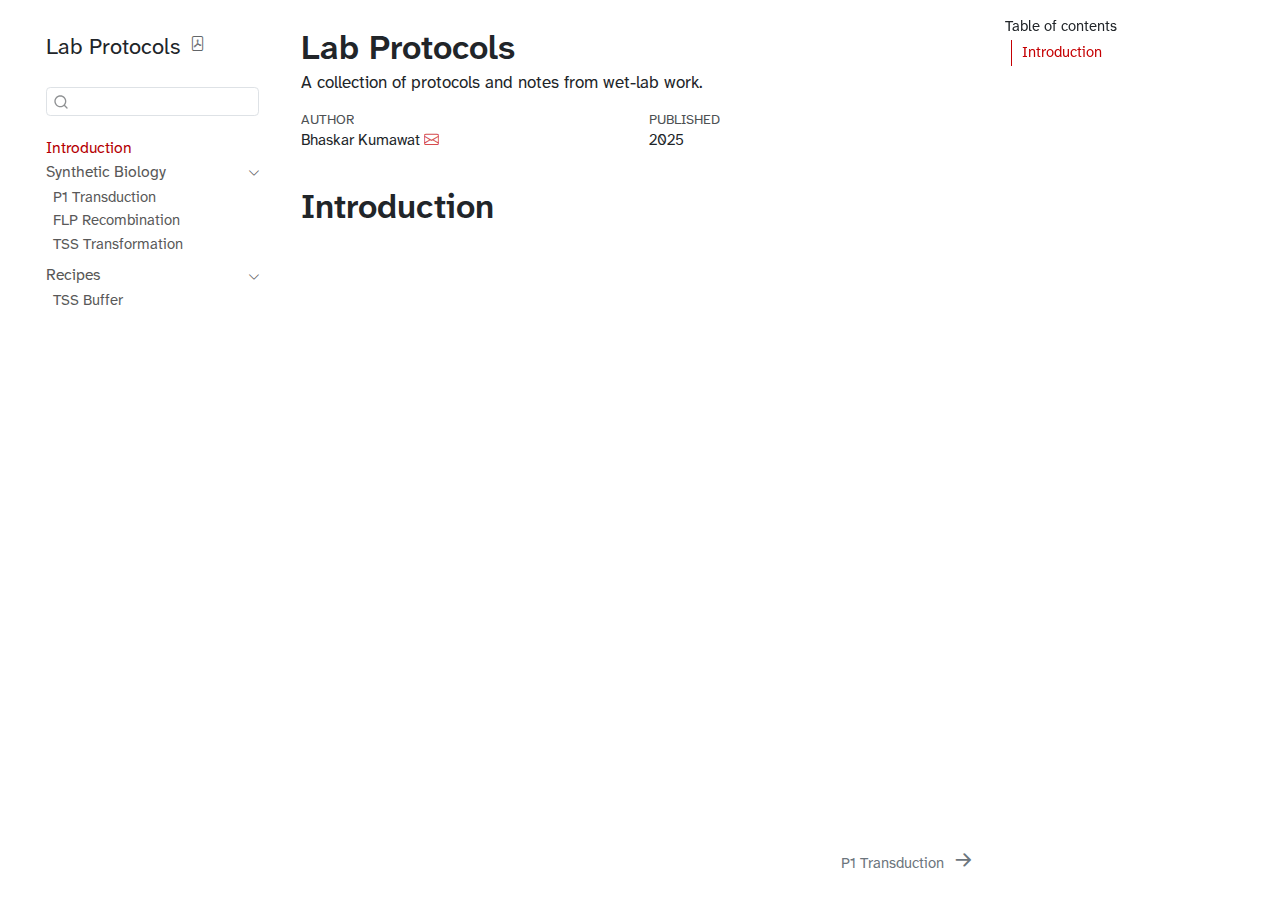
<file: docs/index.html>
<!DOCTYPE html>
<html xmlns="http://www.w3.org/1999/xhtml" lang="en" xml:lang="en"><head>

<meta charset="utf-8">
<meta name="generator" content="quarto-1.6.42">

<meta name="viewport" content="width=device-width, initial-scale=1.0, user-scalable=yes">

<meta name="author" content="Bhaskar Kumawat">
<meta name="dcterms.date" content="2025-01-01">
<meta name="description" content="A collection of protocols and notes from wet-lab work.">

<title>Lab Protocols</title>
<style>
code{white-space: pre-wrap;}
span.smallcaps{font-variant: small-caps;}
div.columns{display: flex; gap: min(4vw, 1.5em);}
div.column{flex: auto; overflow-x: auto;}
div.hanging-indent{margin-left: 1.5em; text-indent: -1.5em;}
ul.task-list{list-style: none;}
ul.task-list li input[type="checkbox"] {
  width: 0.8em;
  margin: 0 0.8em 0.2em -1em; /* quarto-specific, see https://github.com/quarto-dev/quarto-cli/issues/4556 */ 
  vertical-align: middle;
}
</style>


<script src="site_libs/quarto-nav/quarto-nav.js"></script>
<script src="site_libs/quarto-nav/headroom.min.js"></script>
<script src="site_libs/clipboard/clipboard.min.js"></script>
<script src="site_libs/quarto-search/autocomplete.umd.js"></script>
<script src="site_libs/quarto-search/fuse.min.js"></script>
<script src="site_libs/quarto-search/quarto-search.js"></script>
<meta name="quarto:offset" content="./">
<link href="./synbio/p1transduction.html" rel="next">
<script src="site_libs/quarto-html/quarto.js"></script>
<script src="site_libs/quarto-html/popper.min.js"></script>
<script src="site_libs/quarto-html/tippy.umd.min.js"></script>
<script src="site_libs/quarto-html/anchor.min.js"></script>
<link href="site_libs/quarto-html/tippy.css" rel="stylesheet">
<link href="site_libs/quarto-html/quarto-syntax-highlighting-2f5df379a58b258e96c21c0638c20c03.css" rel="stylesheet" id="quarto-text-highlighting-styles">
<script src="site_libs/bootstrap/bootstrap.min.js"></script>
<link href="site_libs/bootstrap/bootstrap-icons.css" rel="stylesheet">
<link href="site_libs/bootstrap/bootstrap-94ba5b013f671403b8e985821fba2a4b.min.css" rel="stylesheet" append-hash="true" id="quarto-bootstrap" data-mode="light">
<script id="quarto-search-options" type="application/json">{
  "location": "sidebar",
  "copy-button": false,
  "collapse-after": 3,
  "panel-placement": "start",
  "type": "textbox",
  "limit": 50,
  "keyboard-shortcut": [
    "f",
    "/",
    "s"
  ],
  "show-item-context": false,
  "language": {
    "search-no-results-text": "No results",
    "search-matching-documents-text": "matching documents",
    "search-copy-link-title": "Copy link to search",
    "search-hide-matches-text": "Hide additional matches",
    "search-more-match-text": "more match in this document",
    "search-more-matches-text": "more matches in this document",
    "search-clear-button-title": "Clear",
    "search-text-placeholder": "",
    "search-detached-cancel-button-title": "Cancel",
    "search-submit-button-title": "Submit",
    "search-label": "Search"
  }
}</script>


</head>

<body class="nav-sidebar floating">

<div id="quarto-search-results"></div>
  <header id="quarto-header" class="headroom fixed-top">
  <nav class="quarto-secondary-nav">
    <div class="container-fluid d-flex">
      <button type="button" class="quarto-btn-toggle btn" data-bs-toggle="collapse" role="button" data-bs-target=".quarto-sidebar-collapse-item" aria-controls="quarto-sidebar" aria-expanded="false" aria-label="Toggle sidebar navigation" onclick="if (window.quartoToggleHeadroom) { window.quartoToggleHeadroom(); }">
        <i class="bi bi-layout-text-sidebar-reverse"></i>
      </button>
        <nav class="quarto-page-breadcrumbs" aria-label="breadcrumb"><ol class="breadcrumb"><li class="breadcrumb-item"><a href="./index.html">Introduction</a></li></ol></nav>
        <a class="flex-grow-1" role="navigation" data-bs-toggle="collapse" data-bs-target=".quarto-sidebar-collapse-item" aria-controls="quarto-sidebar" aria-expanded="false" aria-label="Toggle sidebar navigation" onclick="if (window.quartoToggleHeadroom) { window.quartoToggleHeadroom(); }">      
        </a>
      <button type="button" class="btn quarto-search-button" aria-label="Search" onclick="window.quartoOpenSearch();">
        <i class="bi bi-search"></i>
      </button>
    </div>
  </nav>
</header>
<!-- content -->
<div id="quarto-content" class="quarto-container page-columns page-rows-contents page-layout-article">
<!-- sidebar -->
  <nav id="quarto-sidebar" class="sidebar collapse collapse-horizontal quarto-sidebar-collapse-item sidebar-navigation floating overflow-auto">
    <div class="pt-lg-2 mt-2 text-left sidebar-header">
    <div class="sidebar-title mb-0 py-0">
      <a href="./">Lab Protocols</a> 
        <div class="sidebar-tools-main">
    <a href="./Lab-Protocols.pdf" title="Download PDF" class="quarto-navigation-tool px-1" aria-label="Download PDF"><i class="bi bi-file-pdf"></i></a>
</div>
    </div>
      </div>
        <div class="mt-2 flex-shrink-0 align-items-center">
        <div class="sidebar-search">
        <div id="quarto-search" class="" title="Search"></div>
        </div>
        </div>
    <div class="sidebar-menu-container"> 
    <ul class="list-unstyled mt-1">
        <li class="sidebar-item">
  <div class="sidebar-item-container"> 
  <a href="./index.html" class="sidebar-item-text sidebar-link active">
 <span class="menu-text">Introduction</span></a>
  </div>
</li>
        <li class="sidebar-item sidebar-item-section">
      <div class="sidebar-item-container"> 
            <a class="sidebar-item-text sidebar-link text-start" data-bs-toggle="collapse" data-bs-target="#quarto-sidebar-section-1" role="navigation" aria-expanded="true">
 <span class="menu-text">Synthetic Biology</span></a>
          <a class="sidebar-item-toggle text-start" data-bs-toggle="collapse" data-bs-target="#quarto-sidebar-section-1" role="navigation" aria-expanded="true" aria-label="Toggle section">
            <i class="bi bi-chevron-right ms-2"></i>
          </a> 
      </div>
      <ul id="quarto-sidebar-section-1" class="collapse list-unstyled sidebar-section depth1 show">  
          <li class="sidebar-item">
  <div class="sidebar-item-container"> 
  <a href="./synbio/p1transduction.html" class="sidebar-item-text sidebar-link">
 <span class="menu-text">P1 Transduction</span></a>
  </div>
</li>
          <li class="sidebar-item">
  <div class="sidebar-item-container"> 
  <a href="./synbio/flprecombination.html" class="sidebar-item-text sidebar-link">
 <span class="menu-text">FLP Recombination</span></a>
  </div>
</li>
          <li class="sidebar-item">
  <div class="sidebar-item-container"> 
  <a href="./synbio/tsstransform.html" class="sidebar-item-text sidebar-link">
 <span class="menu-text">TSS Transformation</span></a>
  </div>
</li>
      </ul>
  </li>
        <li class="sidebar-item sidebar-item-section">
      <div class="sidebar-item-container"> 
            <a class="sidebar-item-text sidebar-link text-start" data-bs-toggle="collapse" data-bs-target="#quarto-sidebar-section-2" role="navigation" aria-expanded="true">
 <span class="menu-text">Recipes</span></a>
          <a class="sidebar-item-toggle text-start" data-bs-toggle="collapse" data-bs-target="#quarto-sidebar-section-2" role="navigation" aria-expanded="true" aria-label="Toggle section">
            <i class="bi bi-chevron-right ms-2"></i>
          </a> 
      </div>
      <ul id="quarto-sidebar-section-2" class="collapse list-unstyled sidebar-section depth1 show">  
          <li class="sidebar-item">
  <div class="sidebar-item-container"> 
  <a href="./recipes/tssbuffer.html" class="sidebar-item-text sidebar-link">
 <span class="menu-text">TSS Buffer</span></a>
  </div>
</li>
      </ul>
  </li>
    </ul>
    </div>
</nav>
<div id="quarto-sidebar-glass" class="quarto-sidebar-collapse-item" data-bs-toggle="collapse" data-bs-target=".quarto-sidebar-collapse-item"></div>
<!-- margin-sidebar -->
    <div id="quarto-margin-sidebar" class="sidebar margin-sidebar">
        <nav id="TOC" role="doc-toc" class="toc-active">
    <h2 id="toc-title">Table of contents</h2>
   
  <ul>
  <li><a href="#introduction" id="toc-introduction" class="nav-link active" data-scroll-target="#introduction">Introduction</a></li>
  </ul>
</nav>
    </div>
<!-- main -->
<main class="content" id="quarto-document-content">

<header id="title-block-header" class="quarto-title-block default">
<div class="quarto-title">
<h1 class="title">Lab Protocols</h1>
</div>

<div>
  <div class="description">
    A collection of protocols and notes from wet-lab work.
  </div>
</div>


<div class="quarto-title-meta">

    <div>
    <div class="quarto-title-meta-heading">Author</div>
    <div class="quarto-title-meta-contents">
             <p>Bhaskar Kumawat <a href="mailto:kumawatb@umich.edu" class="quarto-title-author-email"><i class="bi bi-envelope"></i></a> </p>
          </div>
  </div>
    
    <div>
    <div class="quarto-title-meta-heading">Published</div>
    <div class="quarto-title-meta-contents">
      <p class="date">2025</p>
    </div>
  </div>
  
    
  </div>
  


</header>


<section id="introduction" class="level1 unnumbered">
<h1 class="unnumbered">Introduction</h1>


</section>

</main> <!-- /main -->
<script id="quarto-html-after-body" type="application/javascript">
window.document.addEventListener("DOMContentLoaded", function (event) {
  const toggleBodyColorMode = (bsSheetEl) => {
    const mode = bsSheetEl.getAttribute("data-mode");
    const bodyEl = window.document.querySelector("body");
    if (mode === "dark") {
      bodyEl.classList.add("quarto-dark");
      bodyEl.classList.remove("quarto-light");
    } else {
      bodyEl.classList.add("quarto-light");
      bodyEl.classList.remove("quarto-dark");
    }
  }
  const toggleBodyColorPrimary = () => {
    const bsSheetEl = window.document.querySelector("link#quarto-bootstrap");
    if (bsSheetEl) {
      toggleBodyColorMode(bsSheetEl);
    }
  }
  toggleBodyColorPrimary();  
  const icon = "";
  const anchorJS = new window.AnchorJS();
  anchorJS.options = {
    placement: 'right',
    icon: icon
  };
  anchorJS.add('.anchored');
  const isCodeAnnotation = (el) => {
    for (const clz of el.classList) {
      if (clz.startsWith('code-annotation-')) {                     
        return true;
      }
    }
    return false;
  }
  const onCopySuccess = function(e) {
    // button target
    const button = e.trigger;
    // don't keep focus
    button.blur();
    // flash "checked"
    button.classList.add('code-copy-button-checked');
    var currentTitle = button.getAttribute("title");
    button.setAttribute("title", "Copied!");
    let tooltip;
    if (window.bootstrap) {
      button.setAttribute("data-bs-toggle", "tooltip");
      button.setAttribute("data-bs-placement", "left");
      button.setAttribute("data-bs-title", "Copied!");
      tooltip = new bootstrap.Tooltip(button, 
        { trigger: "manual", 
          customClass: "code-copy-button-tooltip",
          offset: [0, -8]});
      tooltip.show();    
    }
    setTimeout(function() {
      if (tooltip) {
        tooltip.hide();
        button.removeAttribute("data-bs-title");
        button.removeAttribute("data-bs-toggle");
        button.removeAttribute("data-bs-placement");
      }
      button.setAttribute("title", currentTitle);
      button.classList.remove('code-copy-button-checked');
    }, 1000);
    // clear code selection
    e.clearSelection();
  }
  const getTextToCopy = function(trigger) {
      const codeEl = trigger.previousElementSibling.cloneNode(true);
      for (const childEl of codeEl.children) {
        if (isCodeAnnotation(childEl)) {
          childEl.remove();
        }
      }
      return codeEl.innerText;
  }
  const clipboard = new window.ClipboardJS('.code-copy-button:not([data-in-quarto-modal])', {
    text: getTextToCopy
  });
  clipboard.on('success', onCopySuccess);
  if (window.document.getElementById('quarto-embedded-source-code-modal')) {
    const clipboardModal = new window.ClipboardJS('.code-copy-button[data-in-quarto-modal]', {
      text: getTextToCopy,
      container: window.document.getElementById('quarto-embedded-source-code-modal')
    });
    clipboardModal.on('success', onCopySuccess);
  }
    var localhostRegex = new RegExp(/^(?:http|https):\/\/localhost\:?[0-9]*\//);
    var mailtoRegex = new RegExp(/^mailto:/);
      var filterRegex = new RegExp('/' + window.location.host + '/');
    var isInternal = (href) => {
        return filterRegex.test(href) || localhostRegex.test(href) || mailtoRegex.test(href);
    }
    // Inspect non-navigation links and adorn them if external
 	var links = window.document.querySelectorAll('a[href]:not(.nav-link):not(.navbar-brand):not(.toc-action):not(.sidebar-link):not(.sidebar-item-toggle):not(.pagination-link):not(.no-external):not([aria-hidden]):not(.dropdown-item):not(.quarto-navigation-tool):not(.about-link)');
    for (var i=0; i<links.length; i++) {
      const link = links[i];
      if (!isInternal(link.href)) {
        // undo the damage that might have been done by quarto-nav.js in the case of
        // links that we want to consider external
        if (link.dataset.originalHref !== undefined) {
          link.href = link.dataset.originalHref;
        }
      }
    }
  function tippyHover(el, contentFn, onTriggerFn, onUntriggerFn) {
    const config = {
      allowHTML: true,
      maxWidth: 500,
      delay: 100,
      arrow: false,
      appendTo: function(el) {
          return el.parentElement;
      },
      interactive: true,
      interactiveBorder: 10,
      theme: 'quarto',
      placement: 'bottom-start',
    };
    if (contentFn) {
      config.content = contentFn;
    }
    if (onTriggerFn) {
      config.onTrigger = onTriggerFn;
    }
    if (onUntriggerFn) {
      config.onUntrigger = onUntriggerFn;
    }
    window.tippy(el, config); 
  }
  const noterefs = window.document.querySelectorAll('a[role="doc-noteref"]');
  for (var i=0; i<noterefs.length; i++) {
    const ref = noterefs[i];
    tippyHover(ref, function() {
      // use id or data attribute instead here
      let href = ref.getAttribute('data-footnote-href') || ref.getAttribute('href');
      try { href = new URL(href).hash; } catch {}
      const id = href.replace(/^#\/?/, "");
      const note = window.document.getElementById(id);
      if (note) {
        return note.innerHTML;
      } else {
        return "";
      }
    });
  }
  const xrefs = window.document.querySelectorAll('a.quarto-xref');
  const processXRef = (id, note) => {
    // Strip column container classes
    const stripColumnClz = (el) => {
      el.classList.remove("page-full", "page-columns");
      if (el.children) {
        for (const child of el.children) {
          stripColumnClz(child);
        }
      }
    }
    stripColumnClz(note)
    if (id === null || id.startsWith('sec-')) {
      // Special case sections, only their first couple elements
      const container = document.createElement("div");
      if (note.children && note.children.length > 2) {
        container.appendChild(note.children[0].cloneNode(true));
        for (let i = 1; i < note.children.length; i++) {
          const child = note.children[i];
          if (child.tagName === "P" && child.innerText === "") {
            continue;
          } else {
            container.appendChild(child.cloneNode(true));
            break;
          }
        }
        if (window.Quarto?.typesetMath) {
          window.Quarto.typesetMath(container);
        }
        return container.innerHTML
      } else {
        if (window.Quarto?.typesetMath) {
          window.Quarto.typesetMath(note);
        }
        return note.innerHTML;
      }
    } else {
      // Remove any anchor links if they are present
      const anchorLink = note.querySelector('a.anchorjs-link');
      if (anchorLink) {
        anchorLink.remove();
      }
      if (window.Quarto?.typesetMath) {
        window.Quarto.typesetMath(note);
      }
      if (note.classList.contains("callout")) {
        return note.outerHTML;
      } else {
        return note.innerHTML;
      }
    }
  }
  for (var i=0; i<xrefs.length; i++) {
    const xref = xrefs[i];
    tippyHover(xref, undefined, function(instance) {
      instance.disable();
      let url = xref.getAttribute('href');
      let hash = undefined; 
      if (url.startsWith('#')) {
        hash = url;
      } else {
        try { hash = new URL(url).hash; } catch {}
      }
      if (hash) {
        const id = hash.replace(/^#\/?/, "");
        const note = window.document.getElementById(id);
        if (note !== null) {
          try {
            const html = processXRef(id, note.cloneNode(true));
            instance.setContent(html);
          } finally {
            instance.enable();
            instance.show();
          }
        } else {
          // See if we can fetch this
          fetch(url.split('#')[0])
          .then(res => res.text())
          .then(html => {
            const parser = new DOMParser();
            const htmlDoc = parser.parseFromString(html, "text/html");
            const note = htmlDoc.getElementById(id);
            if (note !== null) {
              const html = processXRef(id, note);
              instance.setContent(html);
            } 
          }).finally(() => {
            instance.enable();
            instance.show();
          });
        }
      } else {
        // See if we can fetch a full url (with no hash to target)
        // This is a special case and we should probably do some content thinning / targeting
        fetch(url)
        .then(res => res.text())
        .then(html => {
          const parser = new DOMParser();
          const htmlDoc = parser.parseFromString(html, "text/html");
          const note = htmlDoc.querySelector('main.content');
          if (note !== null) {
            // This should only happen for chapter cross references
            // (since there is no id in the URL)
            // remove the first header
            if (note.children.length > 0 && note.children[0].tagName === "HEADER") {
              note.children[0].remove();
            }
            const html = processXRef(null, note);
            instance.setContent(html);
          } 
        }).finally(() => {
          instance.enable();
          instance.show();
        });
      }
    }, function(instance) {
    });
  }
      let selectedAnnoteEl;
      const selectorForAnnotation = ( cell, annotation) => {
        let cellAttr = 'data-code-cell="' + cell + '"';
        let lineAttr = 'data-code-annotation="' +  annotation + '"';
        const selector = 'span[' + cellAttr + '][' + lineAttr + ']';
        return selector;
      }
      const selectCodeLines = (annoteEl) => {
        const doc = window.document;
        const targetCell = annoteEl.getAttribute("data-target-cell");
        const targetAnnotation = annoteEl.getAttribute("data-target-annotation");
        const annoteSpan = window.document.querySelector(selectorForAnnotation(targetCell, targetAnnotation));
        const lines = annoteSpan.getAttribute("data-code-lines").split(",");
        const lineIds = lines.map((line) => {
          return targetCell + "-" + line;
        })
        let top = null;
        let height = null;
        let parent = null;
        if (lineIds.length > 0) {
            //compute the position of the single el (top and bottom and make a div)
            const el = window.document.getElementById(lineIds[0]);
            top = el.offsetTop;
            height = el.offsetHeight;
            parent = el.parentElement.parentElement;
          if (lineIds.length > 1) {
            const lastEl = window.document.getElementById(lineIds[lineIds.length - 1]);
            const bottom = lastEl.offsetTop + lastEl.offsetHeight;
            height = bottom - top;
          }
          if (top !== null && height !== null && parent !== null) {
            // cook up a div (if necessary) and position it 
            let div = window.document.getElementById("code-annotation-line-highlight");
            if (div === null) {
              div = window.document.createElement("div");
              div.setAttribute("id", "code-annotation-line-highlight");
              div.style.position = 'absolute';
              parent.appendChild(div);
            }
            div.style.top = top - 2 + "px";
            div.style.height = height + 4 + "px";
            div.style.left = 0;
            let gutterDiv = window.document.getElementById("code-annotation-line-highlight-gutter");
            if (gutterDiv === null) {
              gutterDiv = window.document.createElement("div");
              gutterDiv.setAttribute("id", "code-annotation-line-highlight-gutter");
              gutterDiv.style.position = 'absolute';
              const codeCell = window.document.getElementById(targetCell);
              const gutter = codeCell.querySelector('.code-annotation-gutter');
              gutter.appendChild(gutterDiv);
            }
            gutterDiv.style.top = top - 2 + "px";
            gutterDiv.style.height = height + 4 + "px";
          }
          selectedAnnoteEl = annoteEl;
        }
      };
      const unselectCodeLines = () => {
        const elementsIds = ["code-annotation-line-highlight", "code-annotation-line-highlight-gutter"];
        elementsIds.forEach((elId) => {
          const div = window.document.getElementById(elId);
          if (div) {
            div.remove();
          }
        });
        selectedAnnoteEl = undefined;
      };
        // Handle positioning of the toggle
    window.addEventListener(
      "resize",
      throttle(() => {
        elRect = undefined;
        if (selectedAnnoteEl) {
          selectCodeLines(selectedAnnoteEl);
        }
      }, 10)
    );
    function throttle(fn, ms) {
    let throttle = false;
    let timer;
      return (...args) => {
        if(!throttle) { // first call gets through
            fn.apply(this, args);
            throttle = true;
        } else { // all the others get throttled
            if(timer) clearTimeout(timer); // cancel #2
            timer = setTimeout(() => {
              fn.apply(this, args);
              timer = throttle = false;
            }, ms);
        }
      };
    }
      // Attach click handler to the DT
      const annoteDls = window.document.querySelectorAll('dt[data-target-cell]');
      for (const annoteDlNode of annoteDls) {
        annoteDlNode.addEventListener('click', (event) => {
          const clickedEl = event.target;
          if (clickedEl !== selectedAnnoteEl) {
            unselectCodeLines();
            const activeEl = window.document.querySelector('dt[data-target-cell].code-annotation-active');
            if (activeEl) {
              activeEl.classList.remove('code-annotation-active');
            }
            selectCodeLines(clickedEl);
            clickedEl.classList.add('code-annotation-active');
          } else {
            // Unselect the line
            unselectCodeLines();
            clickedEl.classList.remove('code-annotation-active');
          }
        });
      }
  const findCites = (el) => {
    const parentEl = el.parentElement;
    if (parentEl) {
      const cites = parentEl.dataset.cites;
      if (cites) {
        return {
          el,
          cites: cites.split(' ')
        };
      } else {
        return findCites(el.parentElement)
      }
    } else {
      return undefined;
    }
  };
  var bibliorefs = window.document.querySelectorAll('a[role="doc-biblioref"]');
  for (var i=0; i<bibliorefs.length; i++) {
    const ref = bibliorefs[i];
    const citeInfo = findCites(ref);
    if (citeInfo) {
      tippyHover(citeInfo.el, function() {
        var popup = window.document.createElement('div');
        citeInfo.cites.forEach(function(cite) {
          var citeDiv = window.document.createElement('div');
          citeDiv.classList.add('hanging-indent');
          citeDiv.classList.add('csl-entry');
          var biblioDiv = window.document.getElementById('ref-' + cite);
          if (biblioDiv) {
            citeDiv.innerHTML = biblioDiv.innerHTML;
          }
          popup.appendChild(citeDiv);
        });
        return popup.innerHTML;
      });
    }
  }
});
</script>
<nav class="page-navigation">
  <div class="nav-page nav-page-previous">
  </div>
  <div class="nav-page nav-page-next">
      <a href="./synbio/p1transduction.html" class="pagination-link" aria-label="P1 Transduction">
        <span class="nav-page-text">P1 Transduction</span> <i class="bi bi-arrow-right-short"></i>
      </a>
  </div>
</nav>
</div> <!-- /content -->




</body></html>
</file>
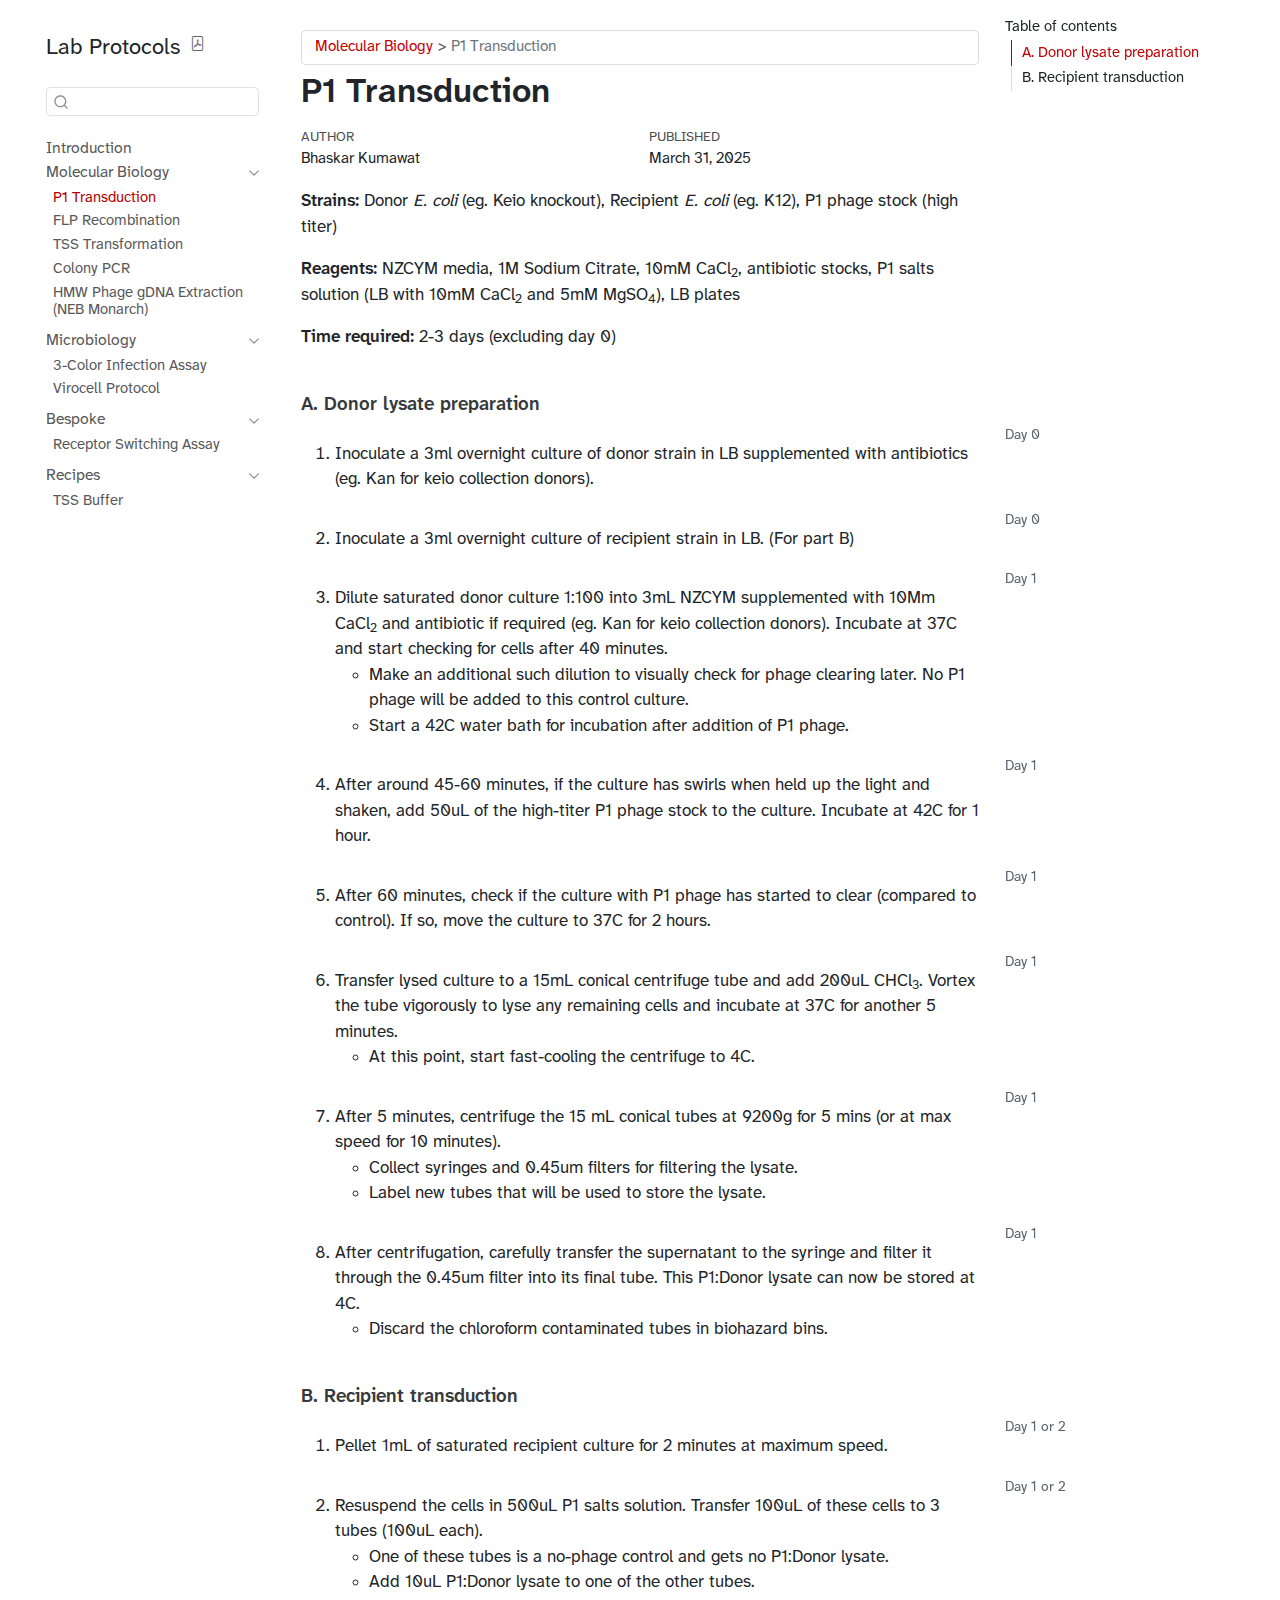
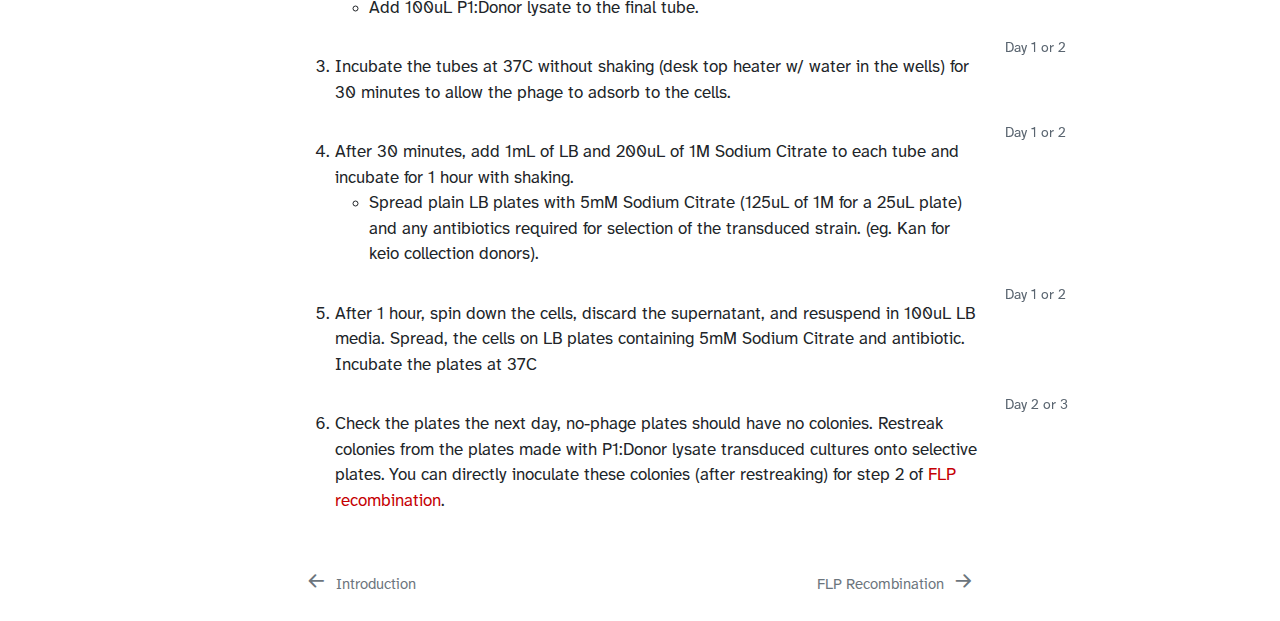
<file: docs/molbio/p1transduction.html>
<!DOCTYPE html>
<html xmlns="http://www.w3.org/1999/xhtml" lang="en" xml:lang="en"><head>

<meta charset="utf-8">
<meta name="generator" content="quarto-1.7.32">

<meta name="viewport" content="width=device-width, initial-scale=1.0, user-scalable=yes">

<meta name="author" content="Bhaskar Kumawat">
<meta name="dcterms.date" content="2025-03-31">
<meta name="description" content="A collection of protocols and notes from wet-lab work.">

<title>P1 Transduction – Lab Protocols</title>
<style>
code{white-space: pre-wrap;}
span.smallcaps{font-variant: small-caps;}
div.columns{display: flex; gap: min(4vw, 1.5em);}
div.column{flex: auto; overflow-x: auto;}
div.hanging-indent{margin-left: 1.5em; text-indent: -1.5em;}
ul.task-list{list-style: none;}
ul.task-list li input[type="checkbox"] {
  width: 0.8em;
  margin: 0 0.8em 0.2em -1em; /* quarto-specific, see https://github.com/quarto-dev/quarto-cli/issues/4556 */ 
  vertical-align: middle;
}
</style>


<script src="../site_libs/quarto-nav/quarto-nav.js"></script>
<script src="../site_libs/quarto-nav/headroom.min.js"></script>
<script src="../site_libs/clipboard/clipboard.min.js"></script>
<script src="../site_libs/quarto-search/autocomplete.umd.js"></script>
<script src="../site_libs/quarto-search/fuse.min.js"></script>
<script src="../site_libs/quarto-search/quarto-search.js"></script>
<meta name="quarto:offset" content="../">
<link href="../molbio/flprecombination.html" rel="next">
<link href="../index.html" rel="prev">
<script src="../site_libs/quarto-html/quarto.js" type="module"></script>
<script src="../site_libs/quarto-html/tabsets/tabsets.js" type="module"></script>
<script src="../site_libs/quarto-html/popper.min.js"></script>
<script src="../site_libs/quarto-html/tippy.umd.min.js"></script>
<script src="../site_libs/quarto-html/anchor.min.js"></script>
<link href="../site_libs/quarto-html/tippy.css" rel="stylesheet">
<link href="../site_libs/quarto-html/quarto-syntax-highlighting-37eea08aefeeee20ff55810ff984fec1.css" rel="stylesheet" id="quarto-text-highlighting-styles">
<script src="../site_libs/bootstrap/bootstrap.min.js"></script>
<link href="../site_libs/bootstrap/bootstrap-icons.css" rel="stylesheet">
<link href="../site_libs/bootstrap/bootstrap-1bb8ca8fb6d22921b4b9f231c0a95c8b.min.css" rel="stylesheet" append-hash="true" id="quarto-bootstrap" data-mode="light">
<script id="quarto-search-options" type="application/json">{
  "location": "sidebar",
  "copy-button": false,
  "collapse-after": 3,
  "panel-placement": "start",
  "type": "textbox",
  "limit": 50,
  "keyboard-shortcut": [
    "f",
    "/",
    "s"
  ],
  "show-item-context": false,
  "language": {
    "search-no-results-text": "No results",
    "search-matching-documents-text": "matching documents",
    "search-copy-link-title": "Copy link to search",
    "search-hide-matches-text": "Hide additional matches",
    "search-more-match-text": "more match in this document",
    "search-more-matches-text": "more matches in this document",
    "search-clear-button-title": "Clear",
    "search-text-placeholder": "",
    "search-detached-cancel-button-title": "Cancel",
    "search-submit-button-title": "Submit",
    "search-label": "Search"
  }
}</script>


</head>

<body class="nav-sidebar floating slimcontent quarto-light">

<div id="quarto-search-results"></div>
  <header id="quarto-header" class="headroom fixed-top">
  <nav class="quarto-secondary-nav">
    <div class="container-fluid d-flex">
      <button type="button" class="quarto-btn-toggle btn" data-bs-toggle="collapse" role="button" data-bs-target=".quarto-sidebar-collapse-item" aria-controls="quarto-sidebar" aria-expanded="false" aria-label="Toggle sidebar navigation" onclick="if (window.quartoToggleHeadroom) { window.quartoToggleHeadroom(); }">
        <i class="bi bi-layout-text-sidebar-reverse"></i>
      </button>
        <nav class="quarto-page-breadcrumbs" aria-label="breadcrumb"><ol class="breadcrumb"><li class="breadcrumb-item"><a href="../molbio/p1transduction.html">Molecular Biology</a></li><li class="breadcrumb-item"><a href="../molbio/p1transduction.html">P1 Transduction</a></li></ol></nav>
        <a class="flex-grow-1" role="navigation" data-bs-toggle="collapse" data-bs-target=".quarto-sidebar-collapse-item" aria-controls="quarto-sidebar" aria-expanded="false" aria-label="Toggle sidebar navigation" onclick="if (window.quartoToggleHeadroom) { window.quartoToggleHeadroom(); }">      
        </a>
      <button type="button" class="btn quarto-search-button" aria-label="Search" onclick="window.quartoOpenSearch();">
        <i class="bi bi-search"></i>
      </button>
    </div>
  </nav>
</header>
<!-- content -->
<div id="quarto-content" class="quarto-container page-columns page-rows-contents page-layout-article">
<!-- sidebar -->
  <nav id="quarto-sidebar" class="sidebar collapse collapse-horizontal quarto-sidebar-collapse-item sidebar-navigation floating overflow-auto">
    <div class="pt-lg-2 mt-2 text-left sidebar-header">
    <div class="sidebar-title mb-0 py-0">
      <a href="../">Lab Protocols</a> 
        <div class="sidebar-tools-main">
    <a href="../Lab-Protocols.pdf" title="Download PDF" class="quarto-navigation-tool px-1" aria-label="Download PDF"><i class="bi bi-file-pdf"></i></a>
</div>
    </div>
      </div>
        <div class="mt-2 flex-shrink-0 align-items-center">
        <div class="sidebar-search">
        <div id="quarto-search" class="" title="Search"></div>
        </div>
        </div>
    <div class="sidebar-menu-container"> 
    <ul class="list-unstyled mt-1">
        <li class="sidebar-item">
  <div class="sidebar-item-container"> 
  <a href="../index.html" class="sidebar-item-text sidebar-link">
 <span class="menu-text">Introduction</span></a>
  </div>
</li>
        <li class="sidebar-item sidebar-item-section">
      <div class="sidebar-item-container"> 
            <a class="sidebar-item-text sidebar-link text-start" data-bs-toggle="collapse" data-bs-target="#quarto-sidebar-section-1" role="navigation" aria-expanded="true">
 <span class="menu-text">Molecular Biology</span></a>
          <a class="sidebar-item-toggle text-start" data-bs-toggle="collapse" data-bs-target="#quarto-sidebar-section-1" role="navigation" aria-expanded="true" aria-label="Toggle section">
            <i class="bi bi-chevron-right ms-2"></i>
          </a> 
      </div>
      <ul id="quarto-sidebar-section-1" class="collapse list-unstyled sidebar-section depth1 show">  
          <li class="sidebar-item">
  <div class="sidebar-item-container"> 
  <a href="../molbio/p1transduction.html" class="sidebar-item-text sidebar-link active">
 <span class="menu-text">P1 Transduction</span></a>
  </div>
</li>
          <li class="sidebar-item">
  <div class="sidebar-item-container"> 
  <a href="../molbio/flprecombination.html" class="sidebar-item-text sidebar-link">
 <span class="menu-text">FLP Recombination</span></a>
  </div>
</li>
          <li class="sidebar-item">
  <div class="sidebar-item-container"> 
  <a href="../molbio/tsstransform.html" class="sidebar-item-text sidebar-link">
 <span class="menu-text">TSS Transformation</span></a>
  </div>
</li>
          <li class="sidebar-item">
  <div class="sidebar-item-container"> 
  <a href="../molbio/colonypcr.html" class="sidebar-item-text sidebar-link">
 <span class="menu-text">Colony PCR</span></a>
  </div>
</li>
          <li class="sidebar-item">
  <div class="sidebar-item-container"> 
  <a href="../molbio/phagegdnahmw.html" class="sidebar-item-text sidebar-link">
 <span class="menu-text">HMW Phage gDNA Extraction (NEB Monarch)</span></a>
  </div>
</li>
      </ul>
  </li>
        <li class="sidebar-item sidebar-item-section">
      <div class="sidebar-item-container"> 
            <a class="sidebar-item-text sidebar-link text-start" data-bs-toggle="collapse" data-bs-target="#quarto-sidebar-section-2" role="navigation" aria-expanded="true">
 <span class="menu-text">Microbiology</span></a>
          <a class="sidebar-item-toggle text-start" data-bs-toggle="collapse" data-bs-target="#quarto-sidebar-section-2" role="navigation" aria-expanded="true" aria-label="Toggle section">
            <i class="bi bi-chevron-right ms-2"></i>
          </a> 
      </div>
      <ul id="quarto-sidebar-section-2" class="collapse list-unstyled sidebar-section depth1 show">  
          <li class="sidebar-item">
  <div class="sidebar-item-container"> 
  <a href="../microbiology/3colorinfection.html" class="sidebar-item-text sidebar-link">
 <span class="menu-text">3-Color Infection Assay</span></a>
  </div>
</li>
          <li class="sidebar-item">
  <div class="sidebar-item-container"> 
  <a href="../microbiology/virocell.html" class="sidebar-item-text sidebar-link">
 <span class="menu-text">Virocell Protocol</span></a>
  </div>
</li>
      </ul>
  </li>
        <li class="sidebar-item sidebar-item-section">
      <div class="sidebar-item-container"> 
            <a class="sidebar-item-text sidebar-link text-start" data-bs-toggle="collapse" data-bs-target="#quarto-sidebar-section-3" role="navigation" aria-expanded="true">
 <span class="menu-text">Bespoke</span></a>
          <a class="sidebar-item-toggle text-start" data-bs-toggle="collapse" data-bs-target="#quarto-sidebar-section-3" role="navigation" aria-expanded="true" aria-label="Toggle section">
            <i class="bi bi-chevron-right ms-2"></i>
          </a> 
      </div>
      <ul id="quarto-sidebar-section-3" class="collapse list-unstyled sidebar-section depth1 show">  
          <li class="sidebar-item">
  <div class="sidebar-item-container"> 
  <a href="../bespoke/receptorswitching.html" class="sidebar-item-text sidebar-link">
 <span class="menu-text">Receptor Switching Assay</span></a>
  </div>
</li>
      </ul>
  </li>
        <li class="sidebar-item sidebar-item-section">
      <div class="sidebar-item-container"> 
            <a class="sidebar-item-text sidebar-link text-start" data-bs-toggle="collapse" data-bs-target="#quarto-sidebar-section-4" role="navigation" aria-expanded="true">
 <span class="menu-text">Recipes</span></a>
          <a class="sidebar-item-toggle text-start" data-bs-toggle="collapse" data-bs-target="#quarto-sidebar-section-4" role="navigation" aria-expanded="true" aria-label="Toggle section">
            <i class="bi bi-chevron-right ms-2"></i>
          </a> 
      </div>
      <ul id="quarto-sidebar-section-4" class="collapse list-unstyled sidebar-section depth1 show">  
          <li class="sidebar-item">
  <div class="sidebar-item-container"> 
  <a href="../recipes/tssbuffer.html" class="sidebar-item-text sidebar-link">
 <span class="menu-text">TSS Buffer</span></a>
  </div>
</li>
      </ul>
  </li>
    </ul>
    </div>
</nav>
<div id="quarto-sidebar-glass" class="quarto-sidebar-collapse-item" data-bs-toggle="collapse" data-bs-target=".quarto-sidebar-collapse-item"></div>
<!-- margin-sidebar -->
    <div id="quarto-margin-sidebar" class="sidebar margin-sidebar">
        <nav id="TOC" role="doc-toc" class="toc-active">
    <h2 id="toc-title">Table of contents</h2>
   
  <ul>
  <li><a href="#a.-donor-lysate-preparation" id="toc-a.-donor-lysate-preparation" class="nav-link active" data-scroll-target="#a.-donor-lysate-preparation">A. Donor lysate preparation</a></li>
  <li><a href="#b.-recipient-transduction" id="toc-b.-recipient-transduction" class="nav-link" data-scroll-target="#b.-recipient-transduction">B. Recipient transduction</a></li>
  </ul>
</nav>
    </div>
<!-- main -->
<main class="content page-columns page-full" id="quarto-document-content">

<header id="title-block-header" class="quarto-title-block default"><nav class="quarto-page-breadcrumbs quarto-title-breadcrumbs d-none d-lg-block" aria-label="breadcrumb"><ol class="breadcrumb"><li class="breadcrumb-item"><a href="../molbio/p1transduction.html">Molecular Biology</a></li><li class="breadcrumb-item"><a href="../molbio/p1transduction.html">P1 Transduction</a></li></ol></nav>
<div class="quarto-title">
<h1 class="title">P1 Transduction</h1>
</div>



<div class="quarto-title-meta">

    <div>
    <div class="quarto-title-meta-heading">Author</div>
    <div class="quarto-title-meta-contents">
             <p>Bhaskar Kumawat </p>
          </div>
  </div>
    
    <div>
    <div class="quarto-title-meta-heading">Published</div>
    <div class="quarto-title-meta-contents">
      <p class="date">March 31, 2025</p>
    </div>
  </div>
  
    
  </div>
  


</header>


<p><strong>Strains:</strong> Donor <em>E. coli</em> (eg. Keio knockout), Recipient <em>E. coli</em> (eg. K12), P1 phage stock (high titer)</p>
<p><strong>Reagents:</strong> NZCYM media, 1M Sodium Citrate, 10mM CaCl<sub>2</sub>, antibiotic stocks, P1 salts solution (LB with 10mM CaCl<sub>2</sub> and 5mM MgSO<sub>4</sub>), LB plates</p>
<p><strong>Time required:</strong> 2-3 days (excluding day 0)</p>
<section id="a.-donor-lysate-preparation" class="level3 page-columns page-full">
<h3 class="anchored" data-anchor-id="a.-donor-lysate-preparation">A. Donor lysate preparation</h3>
<div class="page-columns page-full"><p></p><div class="no-row-height column-margin column-container"><span class="margin-aside">Day 0</span></div></div>
<ol type="1">
<li>Inoculate a 3ml overnight culture of donor strain in LB supplemented with antibiotics (eg. Kan for keio collection donors).</li>
</ol>
<div class="page-columns page-full"><p></p><div class="no-row-height column-margin column-container"><span class="margin-aside">Day 0</span></div></div>
<ol start="2" type="1">
<li>Inoculate a 3ml overnight culture of recipient strain in LB. (For part B)</li>
</ol>
<div class="page-columns page-full"><p></p><div class="no-row-height column-margin column-container"><span class="margin-aside">Day 1</span></div></div>
<ol start="3" type="1">
<li>Dilute saturated donor culture 1:100 into 3mL NZCYM supplemented with 10Mm CaCl<sub>2</sub> and antibiotic if required (eg. Kan for keio collection donors). Incubate at 37C and start checking for cells after 40 minutes.
<ul>
<li>Make an additional such dilution to visually check for phage clearing later. No P1 phage will be added to this control culture.</li>
<li>Start a 42C water bath for incubation after addition of P1 phage.</li>
</ul></li>
</ol>
<div class="page-columns page-full"><p></p><div class="no-row-height column-margin column-container"><span class="margin-aside">Day 1</span></div></div>
<ol start="4" type="1">
<li>After around 45-60 minutes, if the culture has swirls when held up the light and shaken, add 50uL of the high-titer P1 phage stock to the culture. Incubate at 42C for 1 hour.</li>
</ol>
<div class="page-columns page-full"><p></p><div class="no-row-height column-margin column-container"><span class="margin-aside">Day 1</span></div></div>
<ol start="5" type="1">
<li>After 60 minutes, check if the culture with P1 phage has started to clear (compared to control). If so, move the culture to 37C for 2 hours.</li>
</ol>
<div class="page-columns page-full"><p></p><div class="no-row-height column-margin column-container"><span class="margin-aside">Day 1</span></div></div>
<ol start="6" type="1">
<li>Transfer lysed culture to a 15mL conical centrifuge tube and add 200uL CHCl<sub>3</sub>. Vortex the tube vigorously to lyse any remaining cells and incubate at 37C for another 5 minutes.
<ul>
<li>At this point, start fast-cooling the centrifuge to 4C.</li>
</ul></li>
</ol>
<div class="page-columns page-full"><p></p><div class="no-row-height column-margin column-container"><span class="margin-aside">Day 1</span></div></div>
<ol start="7" type="1">
<li>After 5 minutes, centrifuge the 15 mL conical tubes at 9200g for 5 mins (or at max speed for 10 minutes).
<ul>
<li>Collect syringes and 0.45um filters for filtering the lysate.</li>
<li>Label new tubes that will be used to store the lysate.</li>
</ul></li>
</ol>
<div class="page-columns page-full"><p></p><div class="no-row-height column-margin column-container"><span class="margin-aside">Day 1</span></div></div>
<ol start="8" type="1">
<li>After centrifugation, carefully transfer the supernatant to the syringe and filter it through the 0.45um filter into its final tube. This P1:Donor lysate can now be stored at 4C.
<ul>
<li>Discard the chloroform contaminated tubes in biohazard bins.</li>
</ul></li>
</ol>
</section>
<section id="b.-recipient-transduction" class="level3 page-columns page-full">
<h3 class="anchored" data-anchor-id="b.-recipient-transduction">B. Recipient transduction</h3>
<div class="page-columns page-full"><p></p><div class="no-row-height column-margin column-container"><span class="margin-aside">Day 1 or 2</span></div></div>
<ol type="1">
<li>Pellet 1mL of saturated recipient culture for 2 minutes at maximum speed.</li>
</ol>
<div class="page-columns page-full"><p></p><div class="no-row-height column-margin column-container"><span class="margin-aside">Day 1 or 2</span></div></div>
<ol start="2" type="1">
<li>Resuspend the cells in 500uL P1 salts solution. Transfer 100uL of these cells to 3 tubes (100uL each).
<ul>
<li>One of these tubes is a no-phage control and gets no P1:Donor lysate.</li>
<li>Add 10uL P1:Donor lysate to one of the other tubes.</li>
<li>Add 100uL P1:Donor lysate to the final tube.</li>
</ul></li>
</ol>
<div class="page-columns page-full"><p></p><div class="no-row-height column-margin column-container"><span class="margin-aside">Day 1 or 2</span></div></div>
<ol start="3" type="1">
<li>Incubate the tubes at 37C without shaking (desk top heater w/ water in the wells) for 30 minutes to allow the phage to adsorb to the cells.</li>
</ol>
<div class="page-columns page-full"><p></p><div class="no-row-height column-margin column-container"><span class="margin-aside">Day 1 or 2</span></div></div>
<ol start="4" type="1">
<li>After 30 minutes, add 1mL of LB and 200uL of 1M Sodium Citrate to each tube and incubate for 1 hour with shaking.
<ul>
<li>Spread plain LB plates with 5mM Sodium Citrate (125uL of 1M for a 25uL plate) and any antibiotics required for selection of the transduced strain. (eg. Kan for keio collection donors).</li>
</ul></li>
</ol>
<div class="page-columns page-full"><p></p><div class="no-row-height column-margin column-container"><span class="margin-aside">Day 1 or 2</span></div></div>
<ol start="5" type="1">
<li>After 1 hour, spin down the cells, discard the supernatant, and resuspend in 100uL LB media. Spread, the cells on LB plates containing 5mM Sodium Citrate and antibiotic. Incubate the plates at 37C</li>
</ol>
<div class="page-columns page-full"><p></p><div class="no-row-height column-margin column-container"><span class="margin-aside">Day 2 or 3</span></div></div>
<ol start="6" type="1">
<li>Check the plates the next day, no-phage plates should have no colonies. Restreak colonies from the plates made with P1:Donor lysate transduced cultures onto selective plates. You can directly inoculate these colonies (after restreaking) for step 2 of <a href="../molbio/flprecombination.html">FLP recombination</a>.</li>
</ol>


</section>

</main> <!-- /main -->
<script id="quarto-html-after-body" type="application/javascript">
  window.document.addEventListener("DOMContentLoaded", function (event) {
    const icon = "";
    const anchorJS = new window.AnchorJS();
    anchorJS.options = {
      placement: 'right',
      icon: icon
    };
    anchorJS.add('.anchored');
    const isCodeAnnotation = (el) => {
      for (const clz of el.classList) {
        if (clz.startsWith('code-annotation-')) {                     
          return true;
        }
      }
      return false;
    }
    const onCopySuccess = function(e) {
      // button target
      const button = e.trigger;
      // don't keep focus
      button.blur();
      // flash "checked"
      button.classList.add('code-copy-button-checked');
      var currentTitle = button.getAttribute("title");
      button.setAttribute("title", "Copied!");
      let tooltip;
      if (window.bootstrap) {
        button.setAttribute("data-bs-toggle", "tooltip");
        button.setAttribute("data-bs-placement", "left");
        button.setAttribute("data-bs-title", "Copied!");
        tooltip = new bootstrap.Tooltip(button, 
          { trigger: "manual", 
            customClass: "code-copy-button-tooltip",
            offset: [0, -8]});
        tooltip.show();    
      }
      setTimeout(function() {
        if (tooltip) {
          tooltip.hide();
          button.removeAttribute("data-bs-title");
          button.removeAttribute("data-bs-toggle");
          button.removeAttribute("data-bs-placement");
        }
        button.setAttribute("title", currentTitle);
        button.classList.remove('code-copy-button-checked');
      }, 1000);
      // clear code selection
      e.clearSelection();
    }
    const getTextToCopy = function(trigger) {
        const codeEl = trigger.previousElementSibling.cloneNode(true);
        for (const childEl of codeEl.children) {
          if (isCodeAnnotation(childEl)) {
            childEl.remove();
          }
        }
        return codeEl.innerText;
    }
    const clipboard = new window.ClipboardJS('.code-copy-button:not([data-in-quarto-modal])', {
      text: getTextToCopy
    });
    clipboard.on('success', onCopySuccess);
    if (window.document.getElementById('quarto-embedded-source-code-modal')) {
      const clipboardModal = new window.ClipboardJS('.code-copy-button[data-in-quarto-modal]', {
        text: getTextToCopy,
        container: window.document.getElementById('quarto-embedded-source-code-modal')
      });
      clipboardModal.on('success', onCopySuccess);
    }
      var localhostRegex = new RegExp(/^(?:http|https):\/\/localhost\:?[0-9]*\//);
      var mailtoRegex = new RegExp(/^mailto:/);
        var filterRegex = new RegExp('/' + window.location.host + '/');
      var isInternal = (href) => {
          return filterRegex.test(href) || localhostRegex.test(href) || mailtoRegex.test(href);
      }
      // Inspect non-navigation links and adorn them if external
     var links = window.document.querySelectorAll('a[href]:not(.nav-link):not(.navbar-brand):not(.toc-action):not(.sidebar-link):not(.sidebar-item-toggle):not(.pagination-link):not(.no-external):not([aria-hidden]):not(.dropdown-item):not(.quarto-navigation-tool):not(.about-link)');
      for (var i=0; i<links.length; i++) {
        const link = links[i];
        if (!isInternal(link.href)) {
          // undo the damage that might have been done by quarto-nav.js in the case of
          // links that we want to consider external
          if (link.dataset.originalHref !== undefined) {
            link.href = link.dataset.originalHref;
          }
        }
      }
    function tippyHover(el, contentFn, onTriggerFn, onUntriggerFn) {
      const config = {
        allowHTML: true,
        maxWidth: 500,
        delay: 100,
        arrow: false,
        appendTo: function(el) {
            return el.parentElement;
        },
        interactive: true,
        interactiveBorder: 10,
        theme: 'quarto',
        placement: 'bottom-start',
      };
      if (contentFn) {
        config.content = contentFn;
      }
      if (onTriggerFn) {
        config.onTrigger = onTriggerFn;
      }
      if (onUntriggerFn) {
        config.onUntrigger = onUntriggerFn;
      }
      window.tippy(el, config); 
    }
    const noterefs = window.document.querySelectorAll('a[role="doc-noteref"]');
    for (var i=0; i<noterefs.length; i++) {
      const ref = noterefs[i];
      tippyHover(ref, function() {
        // use id or data attribute instead here
        let href = ref.getAttribute('data-footnote-href') || ref.getAttribute('href');
        try { href = new URL(href).hash; } catch {}
        const id = href.replace(/^#\/?/, "");
        const note = window.document.getElementById(id);
        if (note) {
          return note.innerHTML;
        } else {
          return "";
        }
      });
    }
    const xrefs = window.document.querySelectorAll('a.quarto-xref');
    const processXRef = (id, note) => {
      // Strip column container classes
      const stripColumnClz = (el) => {
        el.classList.remove("page-full", "page-columns");
        if (el.children) {
          for (const child of el.children) {
            stripColumnClz(child);
          }
        }
      }
      stripColumnClz(note)
      if (id === null || id.startsWith('sec-')) {
        // Special case sections, only their first couple elements
        const container = document.createElement("div");
        if (note.children && note.children.length > 2) {
          container.appendChild(note.children[0].cloneNode(true));
          for (let i = 1; i < note.children.length; i++) {
            const child = note.children[i];
            if (child.tagName === "P" && child.innerText === "") {
              continue;
            } else {
              container.appendChild(child.cloneNode(true));
              break;
            }
          }
          if (window.Quarto?.typesetMath) {
            window.Quarto.typesetMath(container);
          }
          return container.innerHTML
        } else {
          if (window.Quarto?.typesetMath) {
            window.Quarto.typesetMath(note);
          }
          return note.innerHTML;
        }
      } else {
        // Remove any anchor links if they are present
        const anchorLink = note.querySelector('a.anchorjs-link');
        if (anchorLink) {
          anchorLink.remove();
        }
        if (window.Quarto?.typesetMath) {
          window.Quarto.typesetMath(note);
        }
        if (note.classList.contains("callout")) {
          return note.outerHTML;
        } else {
          return note.innerHTML;
        }
      }
    }
    for (var i=0; i<xrefs.length; i++) {
      const xref = xrefs[i];
      tippyHover(xref, undefined, function(instance) {
        instance.disable();
        let url = xref.getAttribute('href');
        let hash = undefined; 
        if (url.startsWith('#')) {
          hash = url;
        } else {
          try { hash = new URL(url).hash; } catch {}
        }
        if (hash) {
          const id = hash.replace(/^#\/?/, "");
          const note = window.document.getElementById(id);
          if (note !== null) {
            try {
              const html = processXRef(id, note.cloneNode(true));
              instance.setContent(html);
            } finally {
              instance.enable();
              instance.show();
            }
          } else {
            // See if we can fetch this
            fetch(url.split('#')[0])
            .then(res => res.text())
            .then(html => {
              const parser = new DOMParser();
              const htmlDoc = parser.parseFromString(html, "text/html");
              const note = htmlDoc.getElementById(id);
              if (note !== null) {
                const html = processXRef(id, note);
                instance.setContent(html);
              } 
            }).finally(() => {
              instance.enable();
              instance.show();
            });
          }
        } else {
          // See if we can fetch a full url (with no hash to target)
          // This is a special case and we should probably do some content thinning / targeting
          fetch(url)
          .then(res => res.text())
          .then(html => {
            const parser = new DOMParser();
            const htmlDoc = parser.parseFromString(html, "text/html");
            const note = htmlDoc.querySelector('main.content');
            if (note !== null) {
              // This should only happen for chapter cross references
              // (since there is no id in the URL)
              // remove the first header
              if (note.children.length > 0 && note.children[0].tagName === "HEADER") {
                note.children[0].remove();
              }
              const html = processXRef(null, note);
              instance.setContent(html);
            } 
          }).finally(() => {
            instance.enable();
            instance.show();
          });
        }
      }, function(instance) {
      });
    }
        let selectedAnnoteEl;
        const selectorForAnnotation = ( cell, annotation) => {
          let cellAttr = 'data-code-cell="' + cell + '"';
          let lineAttr = 'data-code-annotation="' +  annotation + '"';
          const selector = 'span[' + cellAttr + '][' + lineAttr + ']';
          return selector;
        }
        const selectCodeLines = (annoteEl) => {
          const doc = window.document;
          const targetCell = annoteEl.getAttribute("data-target-cell");
          const targetAnnotation = annoteEl.getAttribute("data-target-annotation");
          const annoteSpan = window.document.querySelector(selectorForAnnotation(targetCell, targetAnnotation));
          const lines = annoteSpan.getAttribute("data-code-lines").split(",");
          const lineIds = lines.map((line) => {
            return targetCell + "-" + line;
          })
          let top = null;
          let height = null;
          let parent = null;
          if (lineIds.length > 0) {
              //compute the position of the single el (top and bottom and make a div)
              const el = window.document.getElementById(lineIds[0]);
              top = el.offsetTop;
              height = el.offsetHeight;
              parent = el.parentElement.parentElement;
            if (lineIds.length > 1) {
              const lastEl = window.document.getElementById(lineIds[lineIds.length - 1]);
              const bottom = lastEl.offsetTop + lastEl.offsetHeight;
              height = bottom - top;
            }
            if (top !== null && height !== null && parent !== null) {
              // cook up a div (if necessary) and position it 
              let div = window.document.getElementById("code-annotation-line-highlight");
              if (div === null) {
                div = window.document.createElement("div");
                div.setAttribute("id", "code-annotation-line-highlight");
                div.style.position = 'absolute';
                parent.appendChild(div);
              }
              div.style.top = top - 2 + "px";
              div.style.height = height + 4 + "px";
              div.style.left = 0;
              let gutterDiv = window.document.getElementById("code-annotation-line-highlight-gutter");
              if (gutterDiv === null) {
                gutterDiv = window.document.createElement("div");
                gutterDiv.setAttribute("id", "code-annotation-line-highlight-gutter");
                gutterDiv.style.position = 'absolute';
                const codeCell = window.document.getElementById(targetCell);
                const gutter = codeCell.querySelector('.code-annotation-gutter');
                gutter.appendChild(gutterDiv);
              }
              gutterDiv.style.top = top - 2 + "px";
              gutterDiv.style.height = height + 4 + "px";
            }
            selectedAnnoteEl = annoteEl;
          }
        };
        const unselectCodeLines = () => {
          const elementsIds = ["code-annotation-line-highlight", "code-annotation-line-highlight-gutter"];
          elementsIds.forEach((elId) => {
            const div = window.document.getElementById(elId);
            if (div) {
              div.remove();
            }
          });
          selectedAnnoteEl = undefined;
        };
          // Handle positioning of the toggle
      window.addEventListener(
        "resize",
        throttle(() => {
          elRect = undefined;
          if (selectedAnnoteEl) {
            selectCodeLines(selectedAnnoteEl);
          }
        }, 10)
      );
      function throttle(fn, ms) {
      let throttle = false;
      let timer;
        return (...args) => {
          if(!throttle) { // first call gets through
              fn.apply(this, args);
              throttle = true;
          } else { // all the others get throttled
              if(timer) clearTimeout(timer); // cancel #2
              timer = setTimeout(() => {
                fn.apply(this, args);
                timer = throttle = false;
              }, ms);
          }
        };
      }
        // Attach click handler to the DT
        const annoteDls = window.document.querySelectorAll('dt[data-target-cell]');
        for (const annoteDlNode of annoteDls) {
          annoteDlNode.addEventListener('click', (event) => {
            const clickedEl = event.target;
            if (clickedEl !== selectedAnnoteEl) {
              unselectCodeLines();
              const activeEl = window.document.querySelector('dt[data-target-cell].code-annotation-active');
              if (activeEl) {
                activeEl.classList.remove('code-annotation-active');
              }
              selectCodeLines(clickedEl);
              clickedEl.classList.add('code-annotation-active');
            } else {
              // Unselect the line
              unselectCodeLines();
              clickedEl.classList.remove('code-annotation-active');
            }
          });
        }
    const findCites = (el) => {
      const parentEl = el.parentElement;
      if (parentEl) {
        const cites = parentEl.dataset.cites;
        if (cites) {
          return {
            el,
            cites: cites.split(' ')
          };
        } else {
          return findCites(el.parentElement)
        }
      } else {
        return undefined;
      }
    };
    var bibliorefs = window.document.querySelectorAll('a[role="doc-biblioref"]');
    for (var i=0; i<bibliorefs.length; i++) {
      const ref = bibliorefs[i];
      const citeInfo = findCites(ref);
      if (citeInfo) {
        tippyHover(citeInfo.el, function() {
          var popup = window.document.createElement('div');
          citeInfo.cites.forEach(function(cite) {
            var citeDiv = window.document.createElement('div');
            citeDiv.classList.add('hanging-indent');
            citeDiv.classList.add('csl-entry');
            var biblioDiv = window.document.getElementById('ref-' + cite);
            if (biblioDiv) {
              citeDiv.innerHTML = biblioDiv.innerHTML;
            }
            popup.appendChild(citeDiv);
          });
          return popup.innerHTML;
        });
      }
    }
  });
  </script>
<nav class="page-navigation">
  <div class="nav-page nav-page-previous">
      <a href="../index.html" class="pagination-link" aria-label="Introduction">
        <i class="bi bi-arrow-left-short"></i> <span class="nav-page-text">Introduction</span>
      </a>          
  </div>
  <div class="nav-page nav-page-next">
      <a href="../molbio/flprecombination.html" class="pagination-link" aria-label="FLP Recombination">
        <span class="nav-page-text">FLP Recombination</span> <i class="bi bi-arrow-right-short"></i>
      </a>
  </div>
</nav>
</div> <!-- /content -->




</body></html>
</file>
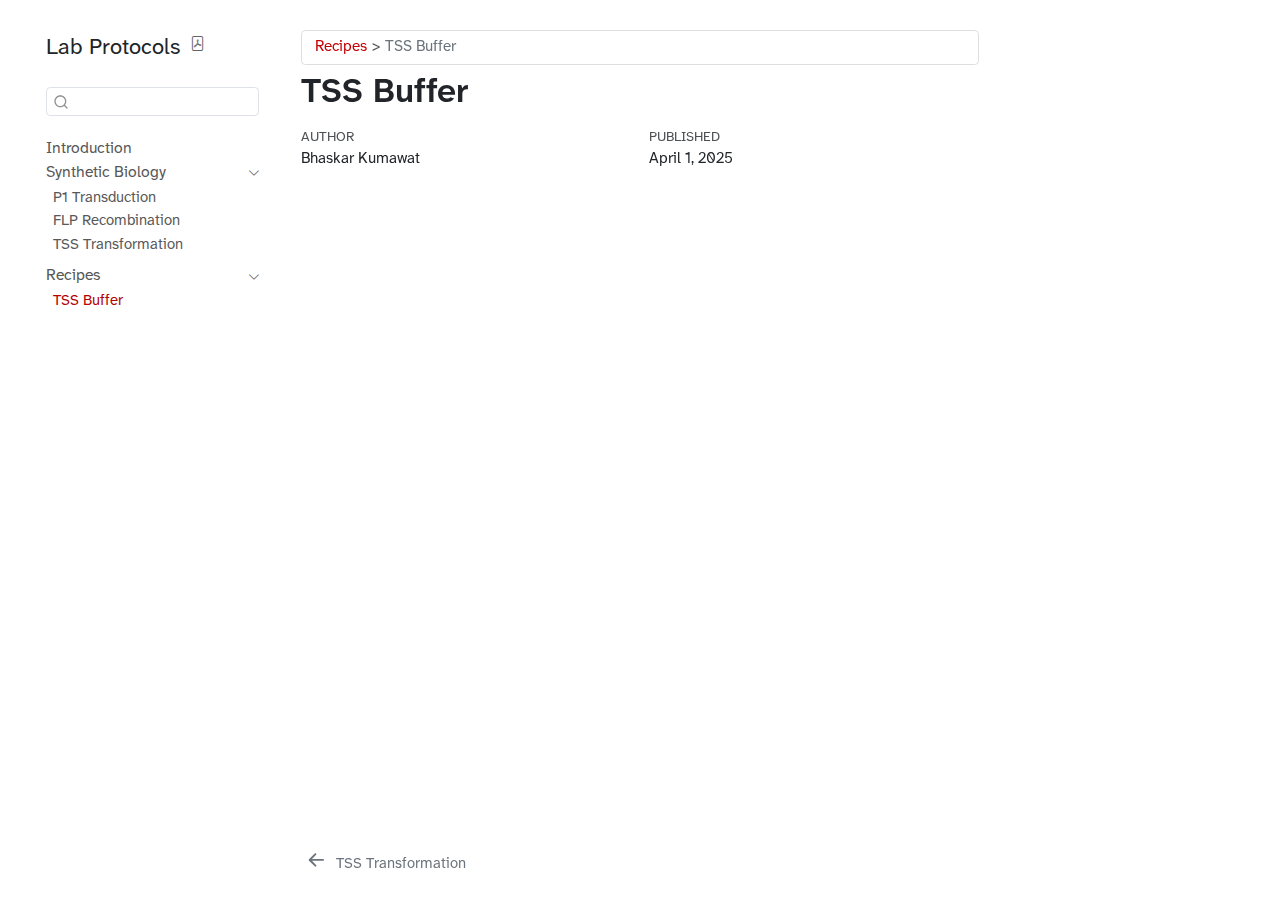
<file: docs/recipes/tssbuffer.html>
<!DOCTYPE html>
<html xmlns="http://www.w3.org/1999/xhtml" lang="en" xml:lang="en"><head>

<meta charset="utf-8">
<meta name="generator" content="quarto-1.6.42">

<meta name="viewport" content="width=device-width, initial-scale=1.0, user-scalable=yes">

<meta name="author" content="Bhaskar Kumawat">
<meta name="dcterms.date" content="2025-04-01">
<meta name="description" content="A collection of protocols and notes from wet-lab work.">

<title>TSS Buffer – Lab Protocols</title>
<style>
code{white-space: pre-wrap;}
span.smallcaps{font-variant: small-caps;}
div.columns{display: flex; gap: min(4vw, 1.5em);}
div.column{flex: auto; overflow-x: auto;}
div.hanging-indent{margin-left: 1.5em; text-indent: -1.5em;}
ul.task-list{list-style: none;}
ul.task-list li input[type="checkbox"] {
  width: 0.8em;
  margin: 0 0.8em 0.2em -1em; /* quarto-specific, see https://github.com/quarto-dev/quarto-cli/issues/4556 */ 
  vertical-align: middle;
}
</style>


<script src="../site_libs/quarto-nav/quarto-nav.js"></script>
<script src="../site_libs/quarto-nav/headroom.min.js"></script>
<script src="../site_libs/clipboard/clipboard.min.js"></script>
<script src="../site_libs/quarto-search/autocomplete.umd.js"></script>
<script src="../site_libs/quarto-search/fuse.min.js"></script>
<script src="../site_libs/quarto-search/quarto-search.js"></script>
<meta name="quarto:offset" content="../">
<link href="../synbio/tsstransform.html" rel="prev">
<script src="../site_libs/quarto-html/quarto.js"></script>
<script src="../site_libs/quarto-html/popper.min.js"></script>
<script src="../site_libs/quarto-html/tippy.umd.min.js"></script>
<script src="../site_libs/quarto-html/anchor.min.js"></script>
<link href="../site_libs/quarto-html/tippy.css" rel="stylesheet">
<link href="../site_libs/quarto-html/quarto-syntax-highlighting-2f5df379a58b258e96c21c0638c20c03.css" rel="stylesheet" id="quarto-text-highlighting-styles">
<script src="../site_libs/bootstrap/bootstrap.min.js"></script>
<link href="../site_libs/bootstrap/bootstrap-icons.css" rel="stylesheet">
<link href="../site_libs/bootstrap/bootstrap-94ba5b013f671403b8e985821fba2a4b.min.css" rel="stylesheet" append-hash="true" id="quarto-bootstrap" data-mode="light">
<script id="quarto-search-options" type="application/json">{
  "location": "sidebar",
  "copy-button": false,
  "collapse-after": 3,
  "panel-placement": "start",
  "type": "textbox",
  "limit": 50,
  "keyboard-shortcut": [
    "f",
    "/",
    "s"
  ],
  "show-item-context": false,
  "language": {
    "search-no-results-text": "No results",
    "search-matching-documents-text": "matching documents",
    "search-copy-link-title": "Copy link to search",
    "search-hide-matches-text": "Hide additional matches",
    "search-more-match-text": "more match in this document",
    "search-more-matches-text": "more matches in this document",
    "search-clear-button-title": "Clear",
    "search-text-placeholder": "",
    "search-detached-cancel-button-title": "Cancel",
    "search-submit-button-title": "Submit",
    "search-label": "Search"
  }
}</script>


</head>

<body class="nav-sidebar floating">

<div id="quarto-search-results"></div>
  <header id="quarto-header" class="headroom fixed-top">
  <nav class="quarto-secondary-nav">
    <div class="container-fluid d-flex">
      <button type="button" class="quarto-btn-toggle btn" data-bs-toggle="collapse" role="button" data-bs-target=".quarto-sidebar-collapse-item" aria-controls="quarto-sidebar" aria-expanded="false" aria-label="Toggle sidebar navigation" onclick="if (window.quartoToggleHeadroom) { window.quartoToggleHeadroom(); }">
        <i class="bi bi-layout-text-sidebar-reverse"></i>
      </button>
        <nav class="quarto-page-breadcrumbs" aria-label="breadcrumb"><ol class="breadcrumb"><li class="breadcrumb-item"><a href="../recipes/tssbuffer.html">Recipes</a></li><li class="breadcrumb-item"><a href="../recipes/tssbuffer.html">TSS Buffer</a></li></ol></nav>
        <a class="flex-grow-1" role="navigation" data-bs-toggle="collapse" data-bs-target=".quarto-sidebar-collapse-item" aria-controls="quarto-sidebar" aria-expanded="false" aria-label="Toggle sidebar navigation" onclick="if (window.quartoToggleHeadroom) { window.quartoToggleHeadroom(); }">      
        </a>
      <button type="button" class="btn quarto-search-button" aria-label="Search" onclick="window.quartoOpenSearch();">
        <i class="bi bi-search"></i>
      </button>
    </div>
  </nav>
</header>
<!-- content -->
<div id="quarto-content" class="quarto-container page-columns page-rows-contents page-layout-article">
<!-- sidebar -->
  <nav id="quarto-sidebar" class="sidebar collapse collapse-horizontal quarto-sidebar-collapse-item sidebar-navigation floating overflow-auto">
    <div class="pt-lg-2 mt-2 text-left sidebar-header">
    <div class="sidebar-title mb-0 py-0">
      <a href="../">Lab Protocols</a> 
        <div class="sidebar-tools-main">
    <a href="../Lab-Protocols.pdf" title="Download PDF" class="quarto-navigation-tool px-1" aria-label="Download PDF"><i class="bi bi-file-pdf"></i></a>
</div>
    </div>
      </div>
        <div class="mt-2 flex-shrink-0 align-items-center">
        <div class="sidebar-search">
        <div id="quarto-search" class="" title="Search"></div>
        </div>
        </div>
    <div class="sidebar-menu-container"> 
    <ul class="list-unstyled mt-1">
        <li class="sidebar-item">
  <div class="sidebar-item-container"> 
  <a href="../index.html" class="sidebar-item-text sidebar-link">
 <span class="menu-text">Introduction</span></a>
  </div>
</li>
        <li class="sidebar-item sidebar-item-section">
      <div class="sidebar-item-container"> 
            <a class="sidebar-item-text sidebar-link text-start" data-bs-toggle="collapse" data-bs-target="#quarto-sidebar-section-1" role="navigation" aria-expanded="true">
 <span class="menu-text">Synthetic Biology</span></a>
          <a class="sidebar-item-toggle text-start" data-bs-toggle="collapse" data-bs-target="#quarto-sidebar-section-1" role="navigation" aria-expanded="true" aria-label="Toggle section">
            <i class="bi bi-chevron-right ms-2"></i>
          </a> 
      </div>
      <ul id="quarto-sidebar-section-1" class="collapse list-unstyled sidebar-section depth1 show">  
          <li class="sidebar-item">
  <div class="sidebar-item-container"> 
  <a href="../synbio/p1transduction.html" class="sidebar-item-text sidebar-link">
 <span class="menu-text">P1 Transduction</span></a>
  </div>
</li>
          <li class="sidebar-item">
  <div class="sidebar-item-container"> 
  <a href="../synbio/flprecombination.html" class="sidebar-item-text sidebar-link">
 <span class="menu-text">FLP Recombination</span></a>
  </div>
</li>
          <li class="sidebar-item">
  <div class="sidebar-item-container"> 
  <a href="../synbio/tsstransform.html" class="sidebar-item-text sidebar-link">
 <span class="menu-text">TSS Transformation</span></a>
  </div>
</li>
      </ul>
  </li>
        <li class="sidebar-item sidebar-item-section">
      <div class="sidebar-item-container"> 
            <a class="sidebar-item-text sidebar-link text-start" data-bs-toggle="collapse" data-bs-target="#quarto-sidebar-section-2" role="navigation" aria-expanded="true">
 <span class="menu-text">Recipes</span></a>
          <a class="sidebar-item-toggle text-start" data-bs-toggle="collapse" data-bs-target="#quarto-sidebar-section-2" role="navigation" aria-expanded="true" aria-label="Toggle section">
            <i class="bi bi-chevron-right ms-2"></i>
          </a> 
      </div>
      <ul id="quarto-sidebar-section-2" class="collapse list-unstyled sidebar-section depth1 show">  
          <li class="sidebar-item">
  <div class="sidebar-item-container"> 
  <a href="../recipes/tssbuffer.html" class="sidebar-item-text sidebar-link active">
 <span class="menu-text">TSS Buffer</span></a>
  </div>
</li>
      </ul>
  </li>
    </ul>
    </div>
</nav>
<div id="quarto-sidebar-glass" class="quarto-sidebar-collapse-item" data-bs-toggle="collapse" data-bs-target=".quarto-sidebar-collapse-item"></div>
<!-- margin-sidebar -->
    <div id="quarto-margin-sidebar" class="sidebar margin-sidebar zindex-bottom">
        
    </div>
<!-- main -->
<main class="content" id="quarto-document-content">

<header id="title-block-header" class="quarto-title-block default"><nav class="quarto-page-breadcrumbs quarto-title-breadcrumbs d-none d-lg-block" aria-label="breadcrumb"><ol class="breadcrumb"><li class="breadcrumb-item"><a href="../recipes/tssbuffer.html">Recipes</a></li><li class="breadcrumb-item"><a href="../recipes/tssbuffer.html">TSS Buffer</a></li></ol></nav>
<div class="quarto-title">
<h1 class="title">TSS Buffer</h1>
</div>



<div class="quarto-title-meta">

    <div>
    <div class="quarto-title-meta-heading">Author</div>
    <div class="quarto-title-meta-contents">
             <p>Bhaskar Kumawat </p>
          </div>
  </div>
    
    <div>
    <div class="quarto-title-meta-heading">Published</div>
    <div class="quarto-title-meta-contents">
      <p class="date">April 1, 2025</p>
    </div>
  </div>
  
    
  </div>
  


</header>





</main> <!-- /main -->
<script id="quarto-html-after-body" type="application/javascript">
window.document.addEventListener("DOMContentLoaded", function (event) {
  const toggleBodyColorMode = (bsSheetEl) => {
    const mode = bsSheetEl.getAttribute("data-mode");
    const bodyEl = window.document.querySelector("body");
    if (mode === "dark") {
      bodyEl.classList.add("quarto-dark");
      bodyEl.classList.remove("quarto-light");
    } else {
      bodyEl.classList.add("quarto-light");
      bodyEl.classList.remove("quarto-dark");
    }
  }
  const toggleBodyColorPrimary = () => {
    const bsSheetEl = window.document.querySelector("link#quarto-bootstrap");
    if (bsSheetEl) {
      toggleBodyColorMode(bsSheetEl);
    }
  }
  toggleBodyColorPrimary();  
  const icon = "";
  const anchorJS = new window.AnchorJS();
  anchorJS.options = {
    placement: 'right',
    icon: icon
  };
  anchorJS.add('.anchored');
  const isCodeAnnotation = (el) => {
    for (const clz of el.classList) {
      if (clz.startsWith('code-annotation-')) {                     
        return true;
      }
    }
    return false;
  }
  const onCopySuccess = function(e) {
    // button target
    const button = e.trigger;
    // don't keep focus
    button.blur();
    // flash "checked"
    button.classList.add('code-copy-button-checked');
    var currentTitle = button.getAttribute("title");
    button.setAttribute("title", "Copied!");
    let tooltip;
    if (window.bootstrap) {
      button.setAttribute("data-bs-toggle", "tooltip");
      button.setAttribute("data-bs-placement", "left");
      button.setAttribute("data-bs-title", "Copied!");
      tooltip = new bootstrap.Tooltip(button, 
        { trigger: "manual", 
          customClass: "code-copy-button-tooltip",
          offset: [0, -8]});
      tooltip.show();    
    }
    setTimeout(function() {
      if (tooltip) {
        tooltip.hide();
        button.removeAttribute("data-bs-title");
        button.removeAttribute("data-bs-toggle");
        button.removeAttribute("data-bs-placement");
      }
      button.setAttribute("title", currentTitle);
      button.classList.remove('code-copy-button-checked');
    }, 1000);
    // clear code selection
    e.clearSelection();
  }
  const getTextToCopy = function(trigger) {
      const codeEl = trigger.previousElementSibling.cloneNode(true);
      for (const childEl of codeEl.children) {
        if (isCodeAnnotation(childEl)) {
          childEl.remove();
        }
      }
      return codeEl.innerText;
  }
  const clipboard = new window.ClipboardJS('.code-copy-button:not([data-in-quarto-modal])', {
    text: getTextToCopy
  });
  clipboard.on('success', onCopySuccess);
  if (window.document.getElementById('quarto-embedded-source-code-modal')) {
    const clipboardModal = new window.ClipboardJS('.code-copy-button[data-in-quarto-modal]', {
      text: getTextToCopy,
      container: window.document.getElementById('quarto-embedded-source-code-modal')
    });
    clipboardModal.on('success', onCopySuccess);
  }
    var localhostRegex = new RegExp(/^(?:http|https):\/\/localhost\:?[0-9]*\//);
    var mailtoRegex = new RegExp(/^mailto:/);
      var filterRegex = new RegExp('/' + window.location.host + '/');
    var isInternal = (href) => {
        return filterRegex.test(href) || localhostRegex.test(href) || mailtoRegex.test(href);
    }
    // Inspect non-navigation links and adorn them if external
 	var links = window.document.querySelectorAll('a[href]:not(.nav-link):not(.navbar-brand):not(.toc-action):not(.sidebar-link):not(.sidebar-item-toggle):not(.pagination-link):not(.no-external):not([aria-hidden]):not(.dropdown-item):not(.quarto-navigation-tool):not(.about-link)');
    for (var i=0; i<links.length; i++) {
      const link = links[i];
      if (!isInternal(link.href)) {
        // undo the damage that might have been done by quarto-nav.js in the case of
        // links that we want to consider external
        if (link.dataset.originalHref !== undefined) {
          link.href = link.dataset.originalHref;
        }
      }
    }
  function tippyHover(el, contentFn, onTriggerFn, onUntriggerFn) {
    const config = {
      allowHTML: true,
      maxWidth: 500,
      delay: 100,
      arrow: false,
      appendTo: function(el) {
          return el.parentElement;
      },
      interactive: true,
      interactiveBorder: 10,
      theme: 'quarto',
      placement: 'bottom-start',
    };
    if (contentFn) {
      config.content = contentFn;
    }
    if (onTriggerFn) {
      config.onTrigger = onTriggerFn;
    }
    if (onUntriggerFn) {
      config.onUntrigger = onUntriggerFn;
    }
    window.tippy(el, config); 
  }
  const noterefs = window.document.querySelectorAll('a[role="doc-noteref"]');
  for (var i=0; i<noterefs.length; i++) {
    const ref = noterefs[i];
    tippyHover(ref, function() {
      // use id or data attribute instead here
      let href = ref.getAttribute('data-footnote-href') || ref.getAttribute('href');
      try { href = new URL(href).hash; } catch {}
      const id = href.replace(/^#\/?/, "");
      const note = window.document.getElementById(id);
      if (note) {
        return note.innerHTML;
      } else {
        return "";
      }
    });
  }
  const xrefs = window.document.querySelectorAll('a.quarto-xref');
  const processXRef = (id, note) => {
    // Strip column container classes
    const stripColumnClz = (el) => {
      el.classList.remove("page-full", "page-columns");
      if (el.children) {
        for (const child of el.children) {
          stripColumnClz(child);
        }
      }
    }
    stripColumnClz(note)
    if (id === null || id.startsWith('sec-')) {
      // Special case sections, only their first couple elements
      const container = document.createElement("div");
      if (note.children && note.children.length > 2) {
        container.appendChild(note.children[0].cloneNode(true));
        for (let i = 1; i < note.children.length; i++) {
          const child = note.children[i];
          if (child.tagName === "P" && child.innerText === "") {
            continue;
          } else {
            container.appendChild(child.cloneNode(true));
            break;
          }
        }
        if (window.Quarto?.typesetMath) {
          window.Quarto.typesetMath(container);
        }
        return container.innerHTML
      } else {
        if (window.Quarto?.typesetMath) {
          window.Quarto.typesetMath(note);
        }
        return note.innerHTML;
      }
    } else {
      // Remove any anchor links if they are present
      const anchorLink = note.querySelector('a.anchorjs-link');
      if (anchorLink) {
        anchorLink.remove();
      }
      if (window.Quarto?.typesetMath) {
        window.Quarto.typesetMath(note);
      }
      if (note.classList.contains("callout")) {
        return note.outerHTML;
      } else {
        return note.innerHTML;
      }
    }
  }
  for (var i=0; i<xrefs.length; i++) {
    const xref = xrefs[i];
    tippyHover(xref, undefined, function(instance) {
      instance.disable();
      let url = xref.getAttribute('href');
      let hash = undefined; 
      if (url.startsWith('#')) {
        hash = url;
      } else {
        try { hash = new URL(url).hash; } catch {}
      }
      if (hash) {
        const id = hash.replace(/^#\/?/, "");
        const note = window.document.getElementById(id);
        if (note !== null) {
          try {
            const html = processXRef(id, note.cloneNode(true));
            instance.setContent(html);
          } finally {
            instance.enable();
            instance.show();
          }
        } else {
          // See if we can fetch this
          fetch(url.split('#')[0])
          .then(res => res.text())
          .then(html => {
            const parser = new DOMParser();
            const htmlDoc = parser.parseFromString(html, "text/html");
            const note = htmlDoc.getElementById(id);
            if (note !== null) {
              const html = processXRef(id, note);
              instance.setContent(html);
            } 
          }).finally(() => {
            instance.enable();
            instance.show();
          });
        }
      } else {
        // See if we can fetch a full url (with no hash to target)
        // This is a special case and we should probably do some content thinning / targeting
        fetch(url)
        .then(res => res.text())
        .then(html => {
          const parser = new DOMParser();
          const htmlDoc = parser.parseFromString(html, "text/html");
          const note = htmlDoc.querySelector('main.content');
          if (note !== null) {
            // This should only happen for chapter cross references
            // (since there is no id in the URL)
            // remove the first header
            if (note.children.length > 0 && note.children[0].tagName === "HEADER") {
              note.children[0].remove();
            }
            const html = processXRef(null, note);
            instance.setContent(html);
          } 
        }).finally(() => {
          instance.enable();
          instance.show();
        });
      }
    }, function(instance) {
    });
  }
      let selectedAnnoteEl;
      const selectorForAnnotation = ( cell, annotation) => {
        let cellAttr = 'data-code-cell="' + cell + '"';
        let lineAttr = 'data-code-annotation="' +  annotation + '"';
        const selector = 'span[' + cellAttr + '][' + lineAttr + ']';
        return selector;
      }
      const selectCodeLines = (annoteEl) => {
        const doc = window.document;
        const targetCell = annoteEl.getAttribute("data-target-cell");
        const targetAnnotation = annoteEl.getAttribute("data-target-annotation");
        const annoteSpan = window.document.querySelector(selectorForAnnotation(targetCell, targetAnnotation));
        const lines = annoteSpan.getAttribute("data-code-lines").split(",");
        const lineIds = lines.map((line) => {
          return targetCell + "-" + line;
        })
        let top = null;
        let height = null;
        let parent = null;
        if (lineIds.length > 0) {
            //compute the position of the single el (top and bottom and make a div)
            const el = window.document.getElementById(lineIds[0]);
            top = el.offsetTop;
            height = el.offsetHeight;
            parent = el.parentElement.parentElement;
          if (lineIds.length > 1) {
            const lastEl = window.document.getElementById(lineIds[lineIds.length - 1]);
            const bottom = lastEl.offsetTop + lastEl.offsetHeight;
            height = bottom - top;
          }
          if (top !== null && height !== null && parent !== null) {
            // cook up a div (if necessary) and position it 
            let div = window.document.getElementById("code-annotation-line-highlight");
            if (div === null) {
              div = window.document.createElement("div");
              div.setAttribute("id", "code-annotation-line-highlight");
              div.style.position = 'absolute';
              parent.appendChild(div);
            }
            div.style.top = top - 2 + "px";
            div.style.height = height + 4 + "px";
            div.style.left = 0;
            let gutterDiv = window.document.getElementById("code-annotation-line-highlight-gutter");
            if (gutterDiv === null) {
              gutterDiv = window.document.createElement("div");
              gutterDiv.setAttribute("id", "code-annotation-line-highlight-gutter");
              gutterDiv.style.position = 'absolute';
              const codeCell = window.document.getElementById(targetCell);
              const gutter = codeCell.querySelector('.code-annotation-gutter');
              gutter.appendChild(gutterDiv);
            }
            gutterDiv.style.top = top - 2 + "px";
            gutterDiv.style.height = height + 4 + "px";
          }
          selectedAnnoteEl = annoteEl;
        }
      };
      const unselectCodeLines = () => {
        const elementsIds = ["code-annotation-line-highlight", "code-annotation-line-highlight-gutter"];
        elementsIds.forEach((elId) => {
          const div = window.document.getElementById(elId);
          if (div) {
            div.remove();
          }
        });
        selectedAnnoteEl = undefined;
      };
        // Handle positioning of the toggle
    window.addEventListener(
      "resize",
      throttle(() => {
        elRect = undefined;
        if (selectedAnnoteEl) {
          selectCodeLines(selectedAnnoteEl);
        }
      }, 10)
    );
    function throttle(fn, ms) {
    let throttle = false;
    let timer;
      return (...args) => {
        if(!throttle) { // first call gets through
            fn.apply(this, args);
            throttle = true;
        } else { // all the others get throttled
            if(timer) clearTimeout(timer); // cancel #2
            timer = setTimeout(() => {
              fn.apply(this, args);
              timer = throttle = false;
            }, ms);
        }
      };
    }
      // Attach click handler to the DT
      const annoteDls = window.document.querySelectorAll('dt[data-target-cell]');
      for (const annoteDlNode of annoteDls) {
        annoteDlNode.addEventListener('click', (event) => {
          const clickedEl = event.target;
          if (clickedEl !== selectedAnnoteEl) {
            unselectCodeLines();
            const activeEl = window.document.querySelector('dt[data-target-cell].code-annotation-active');
            if (activeEl) {
              activeEl.classList.remove('code-annotation-active');
            }
            selectCodeLines(clickedEl);
            clickedEl.classList.add('code-annotation-active');
          } else {
            // Unselect the line
            unselectCodeLines();
            clickedEl.classList.remove('code-annotation-active');
          }
        });
      }
  const findCites = (el) => {
    const parentEl = el.parentElement;
    if (parentEl) {
      const cites = parentEl.dataset.cites;
      if (cites) {
        return {
          el,
          cites: cites.split(' ')
        };
      } else {
        return findCites(el.parentElement)
      }
    } else {
      return undefined;
    }
  };
  var bibliorefs = window.document.querySelectorAll('a[role="doc-biblioref"]');
  for (var i=0; i<bibliorefs.length; i++) {
    const ref = bibliorefs[i];
    const citeInfo = findCites(ref);
    if (citeInfo) {
      tippyHover(citeInfo.el, function() {
        var popup = window.document.createElement('div');
        citeInfo.cites.forEach(function(cite) {
          var citeDiv = window.document.createElement('div');
          citeDiv.classList.add('hanging-indent');
          citeDiv.classList.add('csl-entry');
          var biblioDiv = window.document.getElementById('ref-' + cite);
          if (biblioDiv) {
            citeDiv.innerHTML = biblioDiv.innerHTML;
          }
          popup.appendChild(citeDiv);
        });
        return popup.innerHTML;
      });
    }
  }
});
</script>
<nav class="page-navigation">
  <div class="nav-page nav-page-previous">
      <a href="../synbio/tsstransform.html" class="pagination-link" aria-label="TSS Transformation">
        <i class="bi bi-arrow-left-short"></i> <span class="nav-page-text">TSS Transformation</span>
      </a>          
  </div>
  <div class="nav-page nav-page-next">
  </div>
</nav>
</div> <!-- /content -->




</body></html>
</file>
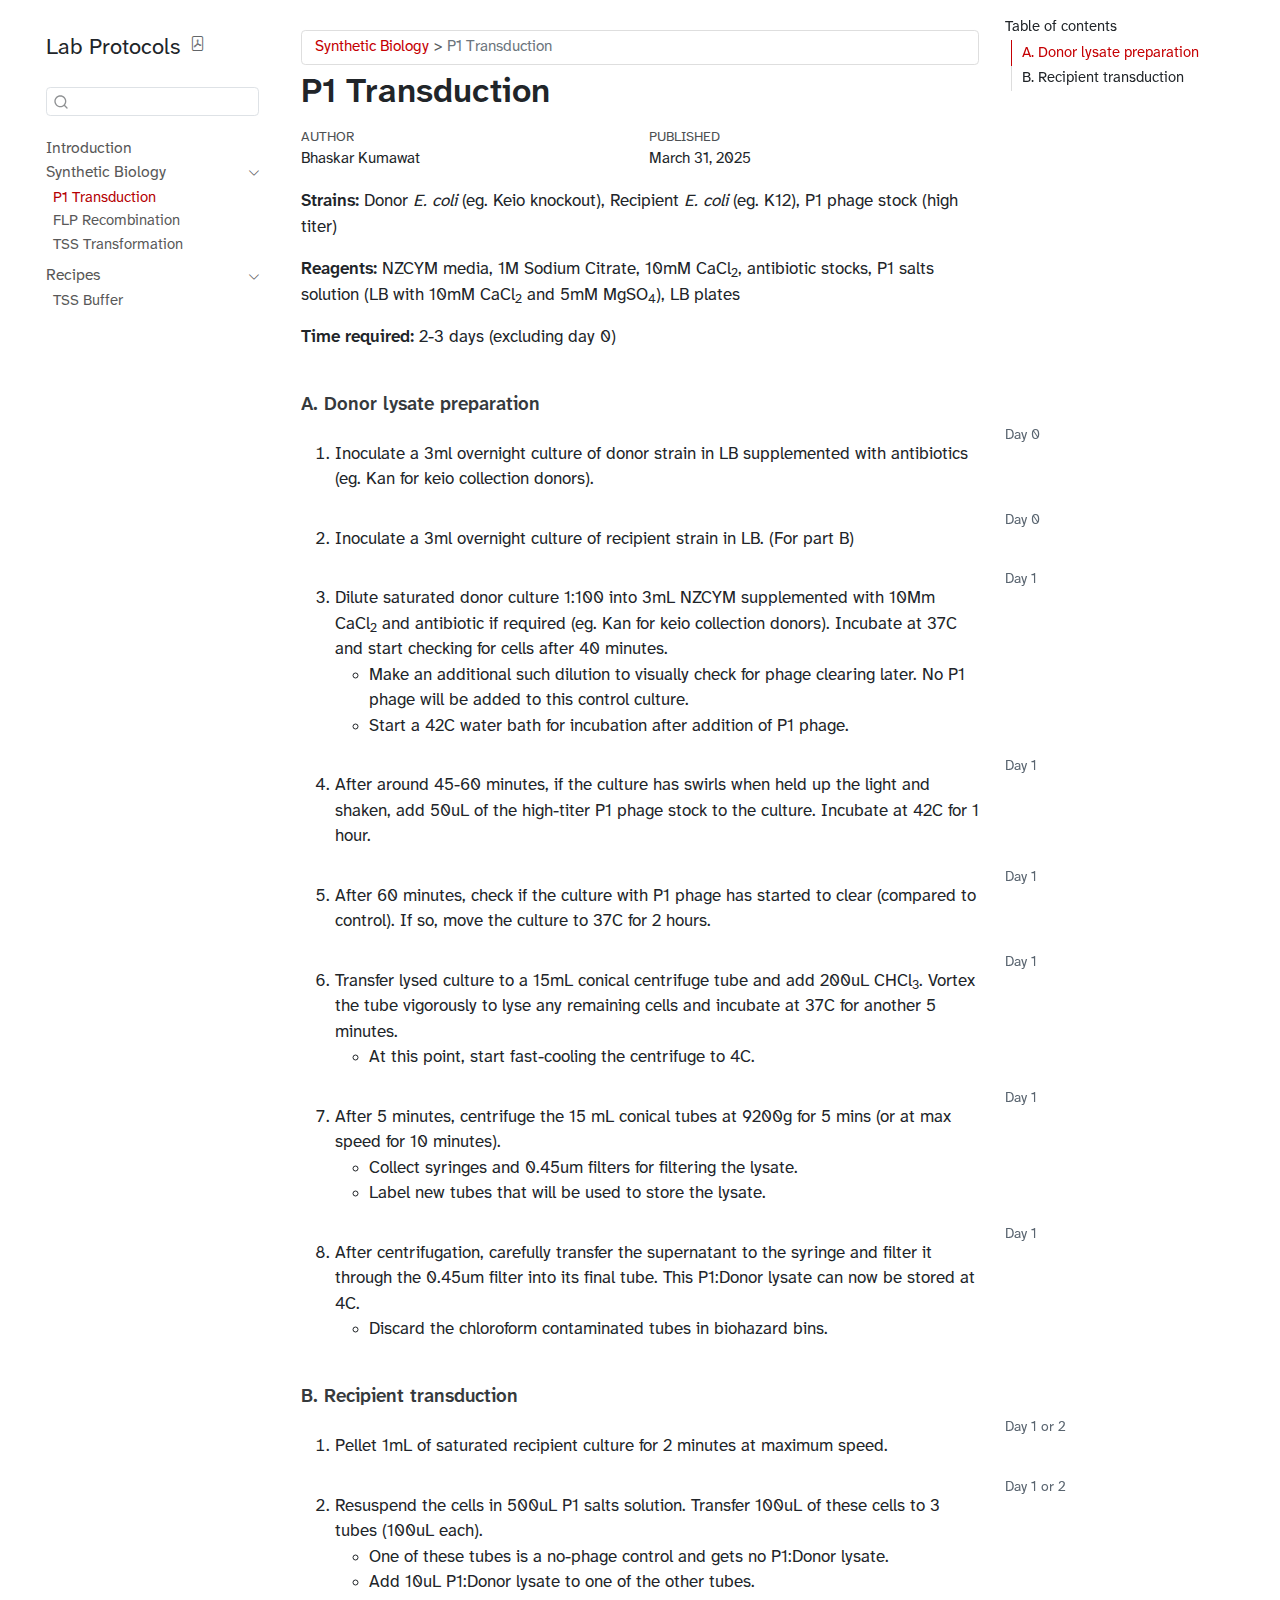
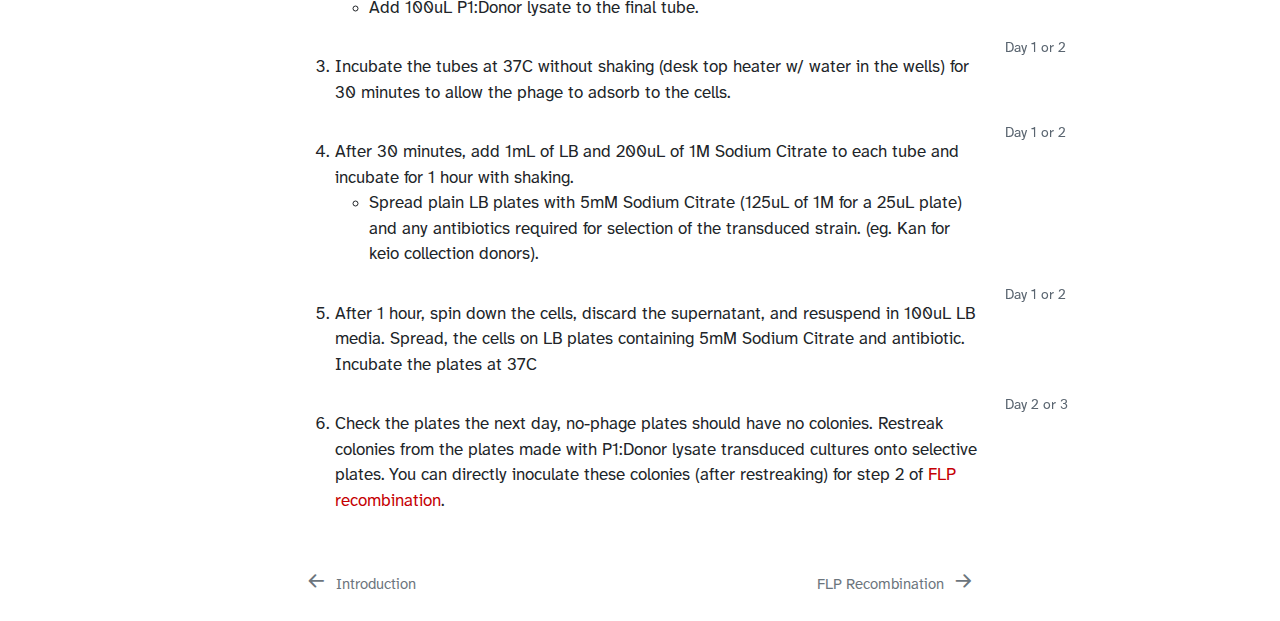
<file: docs/synbio/p1transduction.html>
<!DOCTYPE html>
<html xmlns="http://www.w3.org/1999/xhtml" lang="en" xml:lang="en"><head>

<meta charset="utf-8">
<meta name="generator" content="quarto-1.6.42">

<meta name="viewport" content="width=device-width, initial-scale=1.0, user-scalable=yes">

<meta name="author" content="Bhaskar Kumawat">
<meta name="dcterms.date" content="2025-03-31">
<meta name="description" content="A collection of protocols and notes from wet-lab work.">

<title>P1 Transduction – Lab Protocols</title>
<style>
code{white-space: pre-wrap;}
span.smallcaps{font-variant: small-caps;}
div.columns{display: flex; gap: min(4vw, 1.5em);}
div.column{flex: auto; overflow-x: auto;}
div.hanging-indent{margin-left: 1.5em; text-indent: -1.5em;}
ul.task-list{list-style: none;}
ul.task-list li input[type="checkbox"] {
  width: 0.8em;
  margin: 0 0.8em 0.2em -1em; /* quarto-specific, see https://github.com/quarto-dev/quarto-cli/issues/4556 */ 
  vertical-align: middle;
}
</style>


<script src="../site_libs/quarto-nav/quarto-nav.js"></script>
<script src="../site_libs/quarto-nav/headroom.min.js"></script>
<script src="../site_libs/clipboard/clipboard.min.js"></script>
<script src="../site_libs/quarto-search/autocomplete.umd.js"></script>
<script src="../site_libs/quarto-search/fuse.min.js"></script>
<script src="../site_libs/quarto-search/quarto-search.js"></script>
<meta name="quarto:offset" content="../">
<link href="../synbio/flprecombination.html" rel="next">
<link href="../index.html" rel="prev">
<script src="../site_libs/quarto-html/quarto.js"></script>
<script src="../site_libs/quarto-html/popper.min.js"></script>
<script src="../site_libs/quarto-html/tippy.umd.min.js"></script>
<script src="../site_libs/quarto-html/anchor.min.js"></script>
<link href="../site_libs/quarto-html/tippy.css" rel="stylesheet">
<link href="../site_libs/quarto-html/quarto-syntax-highlighting-2f5df379a58b258e96c21c0638c20c03.css" rel="stylesheet" id="quarto-text-highlighting-styles">
<script src="../site_libs/bootstrap/bootstrap.min.js"></script>
<link href="../site_libs/bootstrap/bootstrap-icons.css" rel="stylesheet">
<link href="../site_libs/bootstrap/bootstrap-94ba5b013f671403b8e985821fba2a4b.min.css" rel="stylesheet" append-hash="true" id="quarto-bootstrap" data-mode="light">
<script id="quarto-search-options" type="application/json">{
  "location": "sidebar",
  "copy-button": false,
  "collapse-after": 3,
  "panel-placement": "start",
  "type": "textbox",
  "limit": 50,
  "keyboard-shortcut": [
    "f",
    "/",
    "s"
  ],
  "show-item-context": false,
  "language": {
    "search-no-results-text": "No results",
    "search-matching-documents-text": "matching documents",
    "search-copy-link-title": "Copy link to search",
    "search-hide-matches-text": "Hide additional matches",
    "search-more-match-text": "more match in this document",
    "search-more-matches-text": "more matches in this document",
    "search-clear-button-title": "Clear",
    "search-text-placeholder": "",
    "search-detached-cancel-button-title": "Cancel",
    "search-submit-button-title": "Submit",
    "search-label": "Search"
  }
}</script>


</head>

<body class="nav-sidebar floating slimcontent">

<div id="quarto-search-results"></div>
  <header id="quarto-header" class="headroom fixed-top">
  <nav class="quarto-secondary-nav">
    <div class="container-fluid d-flex">
      <button type="button" class="quarto-btn-toggle btn" data-bs-toggle="collapse" role="button" data-bs-target=".quarto-sidebar-collapse-item" aria-controls="quarto-sidebar" aria-expanded="false" aria-label="Toggle sidebar navigation" onclick="if (window.quartoToggleHeadroom) { window.quartoToggleHeadroom(); }">
        <i class="bi bi-layout-text-sidebar-reverse"></i>
      </button>
        <nav class="quarto-page-breadcrumbs" aria-label="breadcrumb"><ol class="breadcrumb"><li class="breadcrumb-item"><a href="../synbio/p1transduction.html">Synthetic Biology</a></li><li class="breadcrumb-item"><a href="../synbio/p1transduction.html">P1 Transduction</a></li></ol></nav>
        <a class="flex-grow-1" role="navigation" data-bs-toggle="collapse" data-bs-target=".quarto-sidebar-collapse-item" aria-controls="quarto-sidebar" aria-expanded="false" aria-label="Toggle sidebar navigation" onclick="if (window.quartoToggleHeadroom) { window.quartoToggleHeadroom(); }">      
        </a>
      <button type="button" class="btn quarto-search-button" aria-label="Search" onclick="window.quartoOpenSearch();">
        <i class="bi bi-search"></i>
      </button>
    </div>
  </nav>
</header>
<!-- content -->
<div id="quarto-content" class="quarto-container page-columns page-rows-contents page-layout-article">
<!-- sidebar -->
  <nav id="quarto-sidebar" class="sidebar collapse collapse-horizontal quarto-sidebar-collapse-item sidebar-navigation floating overflow-auto">
    <div class="pt-lg-2 mt-2 text-left sidebar-header">
    <div class="sidebar-title mb-0 py-0">
      <a href="../">Lab Protocols</a> 
        <div class="sidebar-tools-main">
    <a href="../Lab-Protocols.pdf" title="Download PDF" class="quarto-navigation-tool px-1" aria-label="Download PDF"><i class="bi bi-file-pdf"></i></a>
</div>
    </div>
      </div>
        <div class="mt-2 flex-shrink-0 align-items-center">
        <div class="sidebar-search">
        <div id="quarto-search" class="" title="Search"></div>
        </div>
        </div>
    <div class="sidebar-menu-container"> 
    <ul class="list-unstyled mt-1">
        <li class="sidebar-item">
  <div class="sidebar-item-container"> 
  <a href="../index.html" class="sidebar-item-text sidebar-link">
 <span class="menu-text">Introduction</span></a>
  </div>
</li>
        <li class="sidebar-item sidebar-item-section">
      <div class="sidebar-item-container"> 
            <a class="sidebar-item-text sidebar-link text-start" data-bs-toggle="collapse" data-bs-target="#quarto-sidebar-section-1" role="navigation" aria-expanded="true">
 <span class="menu-text">Synthetic Biology</span></a>
          <a class="sidebar-item-toggle text-start" data-bs-toggle="collapse" data-bs-target="#quarto-sidebar-section-1" role="navigation" aria-expanded="true" aria-label="Toggle section">
            <i class="bi bi-chevron-right ms-2"></i>
          </a> 
      </div>
      <ul id="quarto-sidebar-section-1" class="collapse list-unstyled sidebar-section depth1 show">  
          <li class="sidebar-item">
  <div class="sidebar-item-container"> 
  <a href="../synbio/p1transduction.html" class="sidebar-item-text sidebar-link active">
 <span class="menu-text">P1 Transduction</span></a>
  </div>
</li>
          <li class="sidebar-item">
  <div class="sidebar-item-container"> 
  <a href="../synbio/flprecombination.html" class="sidebar-item-text sidebar-link">
 <span class="menu-text">FLP Recombination</span></a>
  </div>
</li>
          <li class="sidebar-item">
  <div class="sidebar-item-container"> 
  <a href="../synbio/tsstransform.html" class="sidebar-item-text sidebar-link">
 <span class="menu-text">TSS Transformation</span></a>
  </div>
</li>
      </ul>
  </li>
        <li class="sidebar-item sidebar-item-section">
      <div class="sidebar-item-container"> 
            <a class="sidebar-item-text sidebar-link text-start" data-bs-toggle="collapse" data-bs-target="#quarto-sidebar-section-2" role="navigation" aria-expanded="true">
 <span class="menu-text">Recipes</span></a>
          <a class="sidebar-item-toggle text-start" data-bs-toggle="collapse" data-bs-target="#quarto-sidebar-section-2" role="navigation" aria-expanded="true" aria-label="Toggle section">
            <i class="bi bi-chevron-right ms-2"></i>
          </a> 
      </div>
      <ul id="quarto-sidebar-section-2" class="collapse list-unstyled sidebar-section depth1 show">  
          <li class="sidebar-item">
  <div class="sidebar-item-container"> 
  <a href="../recipes/tssbuffer.html" class="sidebar-item-text sidebar-link">
 <span class="menu-text">TSS Buffer</span></a>
  </div>
</li>
      </ul>
  </li>
    </ul>
    </div>
</nav>
<div id="quarto-sidebar-glass" class="quarto-sidebar-collapse-item" data-bs-toggle="collapse" data-bs-target=".quarto-sidebar-collapse-item"></div>
<!-- margin-sidebar -->
    <div id="quarto-margin-sidebar" class="sidebar margin-sidebar">
        <nav id="TOC" role="doc-toc" class="toc-active">
    <h2 id="toc-title">Table of contents</h2>
   
  <ul>
  <li><a href="#a.-donor-lysate-preparation" id="toc-a.-donor-lysate-preparation" class="nav-link active" data-scroll-target="#a.-donor-lysate-preparation">A. Donor lysate preparation</a></li>
  <li><a href="#b.-recipient-transduction" id="toc-b.-recipient-transduction" class="nav-link" data-scroll-target="#b.-recipient-transduction">B. Recipient transduction</a></li>
  </ul>
</nav>
    </div>
<!-- main -->
<main class="content page-columns page-full" id="quarto-document-content">

<header id="title-block-header" class="quarto-title-block default"><nav class="quarto-page-breadcrumbs quarto-title-breadcrumbs d-none d-lg-block" aria-label="breadcrumb"><ol class="breadcrumb"><li class="breadcrumb-item"><a href="../synbio/p1transduction.html">Synthetic Biology</a></li><li class="breadcrumb-item"><a href="../synbio/p1transduction.html">P1 Transduction</a></li></ol></nav>
<div class="quarto-title">
<h1 class="title">P1 Transduction</h1>
</div>



<div class="quarto-title-meta">

    <div>
    <div class="quarto-title-meta-heading">Author</div>
    <div class="quarto-title-meta-contents">
             <p>Bhaskar Kumawat </p>
          </div>
  </div>
    
    <div>
    <div class="quarto-title-meta-heading">Published</div>
    <div class="quarto-title-meta-contents">
      <p class="date">March 31, 2025</p>
    </div>
  </div>
  
    
  </div>
  


</header>


<p><strong>Strains:</strong> Donor <em>E. coli</em> (eg. Keio knockout), Recipient <em>E. coli</em> (eg. K12), P1 phage stock (high titer)</p>
<p><strong>Reagents:</strong> NZCYM media, 1M Sodium Citrate, 10mM CaCl<sub>2</sub>, antibiotic stocks, P1 salts solution (LB with 10mM CaCl<sub>2</sub> and 5mM MgSO<sub>4</sub>), LB plates</p>
<p><strong>Time required:</strong> 2-3 days (excluding day 0)</p>
<section id="a.-donor-lysate-preparation" class="level3 page-columns page-full">
<h3 class="anchored" data-anchor-id="a.-donor-lysate-preparation">A. Donor lysate preparation</h3>
<div class="page-columns page-full"><p></p><div class="no-row-height column-margin column-container"><span class="margin-aside">Day 0</span></div></div>
<ol type="1">
<li>Inoculate a 3ml overnight culture of donor strain in LB supplemented with antibiotics (eg. Kan for keio collection donors).</li>
</ol>
<div class="page-columns page-full"><p></p><div class="no-row-height column-margin column-container"><span class="margin-aside">Day 0</span></div></div>
<ol start="2" type="1">
<li>Inoculate a 3ml overnight culture of recipient strain in LB. (For part B)</li>
</ol>
<div class="page-columns page-full"><p></p><div class="no-row-height column-margin column-container"><span class="margin-aside">Day 1</span></div></div>
<ol start="3" type="1">
<li>Dilute saturated donor culture 1:100 into 3mL NZCYM supplemented with 10Mm CaCl<sub>2</sub> and antibiotic if required (eg. Kan for keio collection donors). Incubate at 37C and start checking for cells after 40 minutes.
<ul>
<li>Make an additional such dilution to visually check for phage clearing later. No P1 phage will be added to this control culture.</li>
<li>Start a 42C water bath for incubation after addition of P1 phage.</li>
</ul></li>
</ol>
<div class="page-columns page-full"><p></p><div class="no-row-height column-margin column-container"><span class="margin-aside">Day 1</span></div></div>
<ol start="4" type="1">
<li>After around 45-60 minutes, if the culture has swirls when held up the light and shaken, add 50uL of the high-titer P1 phage stock to the culture. Incubate at 42C for 1 hour.</li>
</ol>
<div class="page-columns page-full"><p></p><div class="no-row-height column-margin column-container"><span class="margin-aside">Day 1</span></div></div>
<ol start="5" type="1">
<li>After 60 minutes, check if the culture with P1 phage has started to clear (compared to control). If so, move the culture to 37C for 2 hours.</li>
</ol>
<div class="page-columns page-full"><p></p><div class="no-row-height column-margin column-container"><span class="margin-aside">Day 1</span></div></div>
<ol start="6" type="1">
<li>Transfer lysed culture to a 15mL conical centrifuge tube and add 200uL CHCl<sub>3</sub>. Vortex the tube vigorously to lyse any remaining cells and incubate at 37C for another 5 minutes.
<ul>
<li>At this point, start fast-cooling the centrifuge to 4C.</li>
</ul></li>
</ol>
<div class="page-columns page-full"><p></p><div class="no-row-height column-margin column-container"><span class="margin-aside">Day 1</span></div></div>
<ol start="7" type="1">
<li>After 5 minutes, centrifuge the 15 mL conical tubes at 9200g for 5 mins (or at max speed for 10 minutes).
<ul>
<li>Collect syringes and 0.45um filters for filtering the lysate.</li>
<li>Label new tubes that will be used to store the lysate.</li>
</ul></li>
</ol>
<div class="page-columns page-full"><p></p><div class="no-row-height column-margin column-container"><span class="margin-aside">Day 1</span></div></div>
<ol start="8" type="1">
<li>After centrifugation, carefully transfer the supernatant to the syringe and filter it through the 0.45um filter into its final tube. This P1:Donor lysate can now be stored at 4C.
<ul>
<li>Discard the chloroform contaminated tubes in biohazard bins.</li>
</ul></li>
</ol>
</section>
<section id="b.-recipient-transduction" class="level3 page-columns page-full">
<h3 class="anchored" data-anchor-id="b.-recipient-transduction">B. Recipient transduction</h3>
<div class="page-columns page-full"><p></p><div class="no-row-height column-margin column-container"><span class="margin-aside">Day 1 or 2</span></div></div>
<ol type="1">
<li>Pellet 1mL of saturated recipient culture for 2 minutes at maximum speed.</li>
</ol>
<div class="page-columns page-full"><p></p><div class="no-row-height column-margin column-container"><span class="margin-aside">Day 1 or 2</span></div></div>
<ol start="2" type="1">
<li>Resuspend the cells in 500uL P1 salts solution. Transfer 100uL of these cells to 3 tubes (100uL each).
<ul>
<li>One of these tubes is a no-phage control and gets no P1:Donor lysate.</li>
<li>Add 10uL P1:Donor lysate to one of the other tubes.</li>
<li>Add 100uL P1:Donor lysate to the final tube.</li>
</ul></li>
</ol>
<div class="page-columns page-full"><p></p><div class="no-row-height column-margin column-container"><span class="margin-aside">Day 1 or 2</span></div></div>
<ol start="3" type="1">
<li>Incubate the tubes at 37C without shaking (desk top heater w/ water in the wells) for 30 minutes to allow the phage to adsorb to the cells.</li>
</ol>
<div class="page-columns page-full"><p></p><div class="no-row-height column-margin column-container"><span class="margin-aside">Day 1 or 2</span></div></div>
<ol start="4" type="1">
<li>After 30 minutes, add 1mL of LB and 200uL of 1M Sodium Citrate to each tube and incubate for 1 hour with shaking.
<ul>
<li>Spread plain LB plates with 5mM Sodium Citrate (125uL of 1M for a 25uL plate) and any antibiotics required for selection of the transduced strain. (eg. Kan for keio collection donors).</li>
</ul></li>
</ol>
<div class="page-columns page-full"><p></p><div class="no-row-height column-margin column-container"><span class="margin-aside">Day 1 or 2</span></div></div>
<ol start="5" type="1">
<li>After 1 hour, spin down the cells, discard the supernatant, and resuspend in 100uL LB media. Spread, the cells on LB plates containing 5mM Sodium Citrate and antibiotic. Incubate the plates at 37C</li>
</ol>
<div class="page-columns page-full"><p></p><div class="no-row-height column-margin column-container"><span class="margin-aside">Day 2 or 3</span></div></div>
<ol start="6" type="1">
<li>Check the plates the next day, no-phage plates should have no colonies. Restreak colonies from the plates made with P1:Donor lysate transduced cultures onto selective plates. You can directly inoculate these colonies (after restreaking) for step 2 of <a href="../synbio/flprecombination.html">FLP recombination</a>.</li>
</ol>


</section>

</main> <!-- /main -->
<script id="quarto-html-after-body" type="application/javascript">
window.document.addEventListener("DOMContentLoaded", function (event) {
  const toggleBodyColorMode = (bsSheetEl) => {
    const mode = bsSheetEl.getAttribute("data-mode");
    const bodyEl = window.document.querySelector("body");
    if (mode === "dark") {
      bodyEl.classList.add("quarto-dark");
      bodyEl.classList.remove("quarto-light");
    } else {
      bodyEl.classList.add("quarto-light");
      bodyEl.classList.remove("quarto-dark");
    }
  }
  const toggleBodyColorPrimary = () => {
    const bsSheetEl = window.document.querySelector("link#quarto-bootstrap");
    if (bsSheetEl) {
      toggleBodyColorMode(bsSheetEl);
    }
  }
  toggleBodyColorPrimary();  
  const icon = "";
  const anchorJS = new window.AnchorJS();
  anchorJS.options = {
    placement: 'right',
    icon: icon
  };
  anchorJS.add('.anchored');
  const isCodeAnnotation = (el) => {
    for (const clz of el.classList) {
      if (clz.startsWith('code-annotation-')) {                     
        return true;
      }
    }
    return false;
  }
  const onCopySuccess = function(e) {
    // button target
    const button = e.trigger;
    // don't keep focus
    button.blur();
    // flash "checked"
    button.classList.add('code-copy-button-checked');
    var currentTitle = button.getAttribute("title");
    button.setAttribute("title", "Copied!");
    let tooltip;
    if (window.bootstrap) {
      button.setAttribute("data-bs-toggle", "tooltip");
      button.setAttribute("data-bs-placement", "left");
      button.setAttribute("data-bs-title", "Copied!");
      tooltip = new bootstrap.Tooltip(button, 
        { trigger: "manual", 
          customClass: "code-copy-button-tooltip",
          offset: [0, -8]});
      tooltip.show();    
    }
    setTimeout(function() {
      if (tooltip) {
        tooltip.hide();
        button.removeAttribute("data-bs-title");
        button.removeAttribute("data-bs-toggle");
        button.removeAttribute("data-bs-placement");
      }
      button.setAttribute("title", currentTitle);
      button.classList.remove('code-copy-button-checked');
    }, 1000);
    // clear code selection
    e.clearSelection();
  }
  const getTextToCopy = function(trigger) {
      const codeEl = trigger.previousElementSibling.cloneNode(true);
      for (const childEl of codeEl.children) {
        if (isCodeAnnotation(childEl)) {
          childEl.remove();
        }
      }
      return codeEl.innerText;
  }
  const clipboard = new window.ClipboardJS('.code-copy-button:not([data-in-quarto-modal])', {
    text: getTextToCopy
  });
  clipboard.on('success', onCopySuccess);
  if (window.document.getElementById('quarto-embedded-source-code-modal')) {
    const clipboardModal = new window.ClipboardJS('.code-copy-button[data-in-quarto-modal]', {
      text: getTextToCopy,
      container: window.document.getElementById('quarto-embedded-source-code-modal')
    });
    clipboardModal.on('success', onCopySuccess);
  }
    var localhostRegex = new RegExp(/^(?:http|https):\/\/localhost\:?[0-9]*\//);
    var mailtoRegex = new RegExp(/^mailto:/);
      var filterRegex = new RegExp('/' + window.location.host + '/');
    var isInternal = (href) => {
        return filterRegex.test(href) || localhostRegex.test(href) || mailtoRegex.test(href);
    }
    // Inspect non-navigation links and adorn them if external
 	var links = window.document.querySelectorAll('a[href]:not(.nav-link):not(.navbar-brand):not(.toc-action):not(.sidebar-link):not(.sidebar-item-toggle):not(.pagination-link):not(.no-external):not([aria-hidden]):not(.dropdown-item):not(.quarto-navigation-tool):not(.about-link)');
    for (var i=0; i<links.length; i++) {
      const link = links[i];
      if (!isInternal(link.href)) {
        // undo the damage that might have been done by quarto-nav.js in the case of
        // links that we want to consider external
        if (link.dataset.originalHref !== undefined) {
          link.href = link.dataset.originalHref;
        }
      }
    }
  function tippyHover(el, contentFn, onTriggerFn, onUntriggerFn) {
    const config = {
      allowHTML: true,
      maxWidth: 500,
      delay: 100,
      arrow: false,
      appendTo: function(el) {
          return el.parentElement;
      },
      interactive: true,
      interactiveBorder: 10,
      theme: 'quarto',
      placement: 'bottom-start',
    };
    if (contentFn) {
      config.content = contentFn;
    }
    if (onTriggerFn) {
      config.onTrigger = onTriggerFn;
    }
    if (onUntriggerFn) {
      config.onUntrigger = onUntriggerFn;
    }
    window.tippy(el, config); 
  }
  const noterefs = window.document.querySelectorAll('a[role="doc-noteref"]');
  for (var i=0; i<noterefs.length; i++) {
    const ref = noterefs[i];
    tippyHover(ref, function() {
      // use id or data attribute instead here
      let href = ref.getAttribute('data-footnote-href') || ref.getAttribute('href');
      try { href = new URL(href).hash; } catch {}
      const id = href.replace(/^#\/?/, "");
      const note = window.document.getElementById(id);
      if (note) {
        return note.innerHTML;
      } else {
        return "";
      }
    });
  }
  const xrefs = window.document.querySelectorAll('a.quarto-xref');
  const processXRef = (id, note) => {
    // Strip column container classes
    const stripColumnClz = (el) => {
      el.classList.remove("page-full", "page-columns");
      if (el.children) {
        for (const child of el.children) {
          stripColumnClz(child);
        }
      }
    }
    stripColumnClz(note)
    if (id === null || id.startsWith('sec-')) {
      // Special case sections, only their first couple elements
      const container = document.createElement("div");
      if (note.children && note.children.length > 2) {
        container.appendChild(note.children[0].cloneNode(true));
        for (let i = 1; i < note.children.length; i++) {
          const child = note.children[i];
          if (child.tagName === "P" && child.innerText === "") {
            continue;
          } else {
            container.appendChild(child.cloneNode(true));
            break;
          }
        }
        if (window.Quarto?.typesetMath) {
          window.Quarto.typesetMath(container);
        }
        return container.innerHTML
      } else {
        if (window.Quarto?.typesetMath) {
          window.Quarto.typesetMath(note);
        }
        return note.innerHTML;
      }
    } else {
      // Remove any anchor links if they are present
      const anchorLink = note.querySelector('a.anchorjs-link');
      if (anchorLink) {
        anchorLink.remove();
      }
      if (window.Quarto?.typesetMath) {
        window.Quarto.typesetMath(note);
      }
      if (note.classList.contains("callout")) {
        return note.outerHTML;
      } else {
        return note.innerHTML;
      }
    }
  }
  for (var i=0; i<xrefs.length; i++) {
    const xref = xrefs[i];
    tippyHover(xref, undefined, function(instance) {
      instance.disable();
      let url = xref.getAttribute('href');
      let hash = undefined; 
      if (url.startsWith('#')) {
        hash = url;
      } else {
        try { hash = new URL(url).hash; } catch {}
      }
      if (hash) {
        const id = hash.replace(/^#\/?/, "");
        const note = window.document.getElementById(id);
        if (note !== null) {
          try {
            const html = processXRef(id, note.cloneNode(true));
            instance.setContent(html);
          } finally {
            instance.enable();
            instance.show();
          }
        } else {
          // See if we can fetch this
          fetch(url.split('#')[0])
          .then(res => res.text())
          .then(html => {
            const parser = new DOMParser();
            const htmlDoc = parser.parseFromString(html, "text/html");
            const note = htmlDoc.getElementById(id);
            if (note !== null) {
              const html = processXRef(id, note);
              instance.setContent(html);
            } 
          }).finally(() => {
            instance.enable();
            instance.show();
          });
        }
      } else {
        // See if we can fetch a full url (with no hash to target)
        // This is a special case and we should probably do some content thinning / targeting
        fetch(url)
        .then(res => res.text())
        .then(html => {
          const parser = new DOMParser();
          const htmlDoc = parser.parseFromString(html, "text/html");
          const note = htmlDoc.querySelector('main.content');
          if (note !== null) {
            // This should only happen for chapter cross references
            // (since there is no id in the URL)
            // remove the first header
            if (note.children.length > 0 && note.children[0].tagName === "HEADER") {
              note.children[0].remove();
            }
            const html = processXRef(null, note);
            instance.setContent(html);
          } 
        }).finally(() => {
          instance.enable();
          instance.show();
        });
      }
    }, function(instance) {
    });
  }
      let selectedAnnoteEl;
      const selectorForAnnotation = ( cell, annotation) => {
        let cellAttr = 'data-code-cell="' + cell + '"';
        let lineAttr = 'data-code-annotation="' +  annotation + '"';
        const selector = 'span[' + cellAttr + '][' + lineAttr + ']';
        return selector;
      }
      const selectCodeLines = (annoteEl) => {
        const doc = window.document;
        const targetCell = annoteEl.getAttribute("data-target-cell");
        const targetAnnotation = annoteEl.getAttribute("data-target-annotation");
        const annoteSpan = window.document.querySelector(selectorForAnnotation(targetCell, targetAnnotation));
        const lines = annoteSpan.getAttribute("data-code-lines").split(",");
        const lineIds = lines.map((line) => {
          return targetCell + "-" + line;
        })
        let top = null;
        let height = null;
        let parent = null;
        if (lineIds.length > 0) {
            //compute the position of the single el (top and bottom and make a div)
            const el = window.document.getElementById(lineIds[0]);
            top = el.offsetTop;
            height = el.offsetHeight;
            parent = el.parentElement.parentElement;
          if (lineIds.length > 1) {
            const lastEl = window.document.getElementById(lineIds[lineIds.length - 1]);
            const bottom = lastEl.offsetTop + lastEl.offsetHeight;
            height = bottom - top;
          }
          if (top !== null && height !== null && parent !== null) {
            // cook up a div (if necessary) and position it 
            let div = window.document.getElementById("code-annotation-line-highlight");
            if (div === null) {
              div = window.document.createElement("div");
              div.setAttribute("id", "code-annotation-line-highlight");
              div.style.position = 'absolute';
              parent.appendChild(div);
            }
            div.style.top = top - 2 + "px";
            div.style.height = height + 4 + "px";
            div.style.left = 0;
            let gutterDiv = window.document.getElementById("code-annotation-line-highlight-gutter");
            if (gutterDiv === null) {
              gutterDiv = window.document.createElement("div");
              gutterDiv.setAttribute("id", "code-annotation-line-highlight-gutter");
              gutterDiv.style.position = 'absolute';
              const codeCell = window.document.getElementById(targetCell);
              const gutter = codeCell.querySelector('.code-annotation-gutter');
              gutter.appendChild(gutterDiv);
            }
            gutterDiv.style.top = top - 2 + "px";
            gutterDiv.style.height = height + 4 + "px";
          }
          selectedAnnoteEl = annoteEl;
        }
      };
      const unselectCodeLines = () => {
        const elementsIds = ["code-annotation-line-highlight", "code-annotation-line-highlight-gutter"];
        elementsIds.forEach((elId) => {
          const div = window.document.getElementById(elId);
          if (div) {
            div.remove();
          }
        });
        selectedAnnoteEl = undefined;
      };
        // Handle positioning of the toggle
    window.addEventListener(
      "resize",
      throttle(() => {
        elRect = undefined;
        if (selectedAnnoteEl) {
          selectCodeLines(selectedAnnoteEl);
        }
      }, 10)
    );
    function throttle(fn, ms) {
    let throttle = false;
    let timer;
      return (...args) => {
        if(!throttle) { // first call gets through
            fn.apply(this, args);
            throttle = true;
        } else { // all the others get throttled
            if(timer) clearTimeout(timer); // cancel #2
            timer = setTimeout(() => {
              fn.apply(this, args);
              timer = throttle = false;
            }, ms);
        }
      };
    }
      // Attach click handler to the DT
      const annoteDls = window.document.querySelectorAll('dt[data-target-cell]');
      for (const annoteDlNode of annoteDls) {
        annoteDlNode.addEventListener('click', (event) => {
          const clickedEl = event.target;
          if (clickedEl !== selectedAnnoteEl) {
            unselectCodeLines();
            const activeEl = window.document.querySelector('dt[data-target-cell].code-annotation-active');
            if (activeEl) {
              activeEl.classList.remove('code-annotation-active');
            }
            selectCodeLines(clickedEl);
            clickedEl.classList.add('code-annotation-active');
          } else {
            // Unselect the line
            unselectCodeLines();
            clickedEl.classList.remove('code-annotation-active');
          }
        });
      }
  const findCites = (el) => {
    const parentEl = el.parentElement;
    if (parentEl) {
      const cites = parentEl.dataset.cites;
      if (cites) {
        return {
          el,
          cites: cites.split(' ')
        };
      } else {
        return findCites(el.parentElement)
      }
    } else {
      return undefined;
    }
  };
  var bibliorefs = window.document.querySelectorAll('a[role="doc-biblioref"]');
  for (var i=0; i<bibliorefs.length; i++) {
    const ref = bibliorefs[i];
    const citeInfo = findCites(ref);
    if (citeInfo) {
      tippyHover(citeInfo.el, function() {
        var popup = window.document.createElement('div');
        citeInfo.cites.forEach(function(cite) {
          var citeDiv = window.document.createElement('div');
          citeDiv.classList.add('hanging-indent');
          citeDiv.classList.add('csl-entry');
          var biblioDiv = window.document.getElementById('ref-' + cite);
          if (biblioDiv) {
            citeDiv.innerHTML = biblioDiv.innerHTML;
          }
          popup.appendChild(citeDiv);
        });
        return popup.innerHTML;
      });
    }
  }
});
</script>
<nav class="page-navigation">
  <div class="nav-page nav-page-previous">
      <a href="../index.html" class="pagination-link" aria-label="Introduction">
        <i class="bi bi-arrow-left-short"></i> <span class="nav-page-text">Introduction</span>
      </a>          
  </div>
  <div class="nav-page nav-page-next">
      <a href="../synbio/flprecombination.html" class="pagination-link" aria-label="FLP Recombination">
        <span class="nav-page-text">FLP Recombination</span> <i class="bi bi-arrow-right-short"></i>
      </a>
  </div>
</nav>
</div> <!-- /content -->




</body></html>
</file>
<file: docs/site_libs/quarto-html/tippy.css>
.tippy-box[data-animation=fade][data-state=hidden]{opacity:0}[data-tippy-root]{max-width:calc(100vw - 10px)}.tippy-box{position:relative;background-color:#333;color:#fff;border-radius:4px;font-size:14px;line-height:1.4;white-space:normal;outline:0;transition-property:transform,visibility,opacity}.tippy-box[data-placement^=top]>.tippy-arrow{bottom:0}.tippy-box[data-placement^=top]>.tippy-arrow:before{bottom:-7px;left:0;border-width:8px 8px 0;border-top-color:initial;transform-origin:center top}.tippy-box[data-placement^=bottom]>.tippy-arrow{top:0}.tippy-box[data-placement^=bottom]>.tippy-arrow:before{top:-7px;left:0;border-width:0 8px 8px;border-bottom-color:initial;transform-origin:center bottom}.tippy-box[data-placement^=left]>.tippy-arrow{right:0}.tippy-box[data-placement^=left]>.tippy-arrow:before{border-width:8px 0 8px 8px;border-left-color:initial;right:-7px;transform-origin:center left}.tippy-box[data-placement^=right]>.tippy-arrow{left:0}.tippy-box[data-placement^=right]>.tippy-arrow:before{left:-7px;border-width:8px 8px 8px 0;border-right-color:initial;transform-origin:center right}.tippy-box[data-inertia][data-state=visible]{transition-timing-function:cubic-bezier(.54,1.5,.38,1.11)}.tippy-arrow{width:16px;height:16px;color:#333}.tippy-arrow:before{content:"";position:absolute;border-color:transparent;border-style:solid}.tippy-content{position:relative;padding:5px 9px;z-index:1}
</file>
<file: docs/site_libs/quarto-html/quarto-syntax-highlighting-2f5df379a58b258e96c21c0638c20c03.css>
/* quarto syntax highlight colors */
:root {
  --quarto-hl-ot-color: #003B4F;
  --quarto-hl-at-color: #657422;
  --quarto-hl-ss-color: #20794D;
  --quarto-hl-an-color: #5E5E5E;
  --quarto-hl-fu-color: #4758AB;
  --quarto-hl-st-color: #20794D;
  --quarto-hl-cf-color: #003B4F;
  --quarto-hl-op-color: #5E5E5E;
  --quarto-hl-er-color: #AD0000;
  --quarto-hl-bn-color: #AD0000;
  --quarto-hl-al-color: #AD0000;
  --quarto-hl-va-color: #111111;
  --quarto-hl-bu-color: inherit;
  --quarto-hl-ex-color: inherit;
  --quarto-hl-pp-color: #AD0000;
  --quarto-hl-in-color: #5E5E5E;
  --quarto-hl-vs-color: #20794D;
  --quarto-hl-wa-color: #5E5E5E;
  --quarto-hl-do-color: #5E5E5E;
  --quarto-hl-im-color: #00769E;
  --quarto-hl-ch-color: #20794D;
  --quarto-hl-dt-color: #AD0000;
  --quarto-hl-fl-color: #AD0000;
  --quarto-hl-co-color: #5E5E5E;
  --quarto-hl-cv-color: #5E5E5E;
  --quarto-hl-cn-color: #8f5902;
  --quarto-hl-sc-color: #5E5E5E;
  --quarto-hl-dv-color: #AD0000;
  --quarto-hl-kw-color: #003B4F;
}

/* other quarto variables */
:root {
  --quarto-font-monospace: SFMono-Regular, Menlo, Monaco, Consolas, "Liberation Mono", "Courier New", monospace;
}

pre > code.sourceCode > span {
  color: #003B4F;
}

code span {
  color: #003B4F;
}

code.sourceCode > span {
  color: #003B4F;
}

div.sourceCode,
div.sourceCode pre.sourceCode {
  color: #003B4F;
}

code span.ot {
  color: #003B4F;
  font-style: inherit;
}

code span.at {
  color: #657422;
  font-style: inherit;
}

code span.ss {
  color: #20794D;
  font-style: inherit;
}

code span.an {
  color: #5E5E5E;
  font-style: inherit;
}

code span.fu {
  color: #4758AB;
  font-style: inherit;
}

code span.st {
  color: #20794D;
  font-style: inherit;
}

code span.cf {
  color: #003B4F;
  font-weight: bold;
  font-style: inherit;
}

code span.op {
  color: #5E5E5E;
  font-style: inherit;
}

code span.er {
  color: #AD0000;
  font-style: inherit;
}

code span.bn {
  color: #AD0000;
  font-style: inherit;
}

code span.al {
  color: #AD0000;
  font-style: inherit;
}

code span.va {
  color: #111111;
  font-style: inherit;
}

code span.bu {
  font-style: inherit;
}

code span.ex {
  font-style: inherit;
}

code span.pp {
  color: #AD0000;
  font-style: inherit;
}

code span.in {
  color: #5E5E5E;
  font-style: inherit;
}

code span.vs {
  color: #20794D;
  font-style: inherit;
}

code span.wa {
  color: #5E5E5E;
  font-style: italic;
}

code span.do {
  color: #5E5E5E;
  font-style: italic;
}

code span.im {
  color: #00769E;
  font-style: inherit;
}

code span.ch {
  color: #20794D;
  font-style: inherit;
}

code span.dt {
  color: #AD0000;
  font-style: inherit;
}

code span.fl {
  color: #AD0000;
  font-style: inherit;
}

code span.co {
  color: #5E5E5E;
  font-style: inherit;
}

code span.cv {
  color: #5E5E5E;
  font-style: italic;
}

code span.cn {
  color: #8f5902;
  font-style: inherit;
}

code span.sc {
  color: #5E5E5E;
  font-style: inherit;
}

code span.dv {
  color: #AD0000;
  font-style: inherit;
}

code span.kw {
  color: #003B4F;
  font-weight: bold;
  font-style: inherit;
}

.prevent-inlining {
  content: "</";
}

/*# sourceMappingURL=35eb38a806ee71ea6d2563be2308c832.css.map */
</file>
<file: docs/site_libs/quarto-html/quarto-syntax-highlighting-37eea08aefeeee20ff55810ff984fec1.css>
/* quarto syntax highlight colors */
:root {
  --quarto-hl-ot-color: #003B4F;
  --quarto-hl-at-color: #657422;
  --quarto-hl-ss-color: #20794D;
  --quarto-hl-an-color: #5E5E5E;
  --quarto-hl-fu-color: #4758AB;
  --quarto-hl-st-color: #20794D;
  --quarto-hl-cf-color: #003B4F;
  --quarto-hl-op-color: #5E5E5E;
  --quarto-hl-er-color: #AD0000;
  --quarto-hl-bn-color: #AD0000;
  --quarto-hl-al-color: #AD0000;
  --quarto-hl-va-color: #111111;
  --quarto-hl-bu-color: inherit;
  --quarto-hl-ex-color: inherit;
  --quarto-hl-pp-color: #AD0000;
  --quarto-hl-in-color: #5E5E5E;
  --quarto-hl-vs-color: #20794D;
  --quarto-hl-wa-color: #5E5E5E;
  --quarto-hl-do-color: #5E5E5E;
  --quarto-hl-im-color: #00769E;
  --quarto-hl-ch-color: #20794D;
  --quarto-hl-dt-color: #AD0000;
  --quarto-hl-fl-color: #AD0000;
  --quarto-hl-co-color: #5E5E5E;
  --quarto-hl-cv-color: #5E5E5E;
  --quarto-hl-cn-color: #8f5902;
  --quarto-hl-sc-color: #5E5E5E;
  --quarto-hl-dv-color: #AD0000;
  --quarto-hl-kw-color: #003B4F;
}

/* other quarto variables */
:root {
  --quarto-font-monospace: SFMono-Regular, Menlo, Monaco, Consolas, "Liberation Mono", "Courier New", monospace;
}

/* syntax highlight based on Pandoc's rules */
pre > code.sourceCode > span {
  color: #003B4F;
}

code.sourceCode > span {
  color: #003B4F;
}

div.sourceCode,
div.sourceCode pre.sourceCode {
  color: #003B4F;
}

/* Normal */
code span {
  color: #003B4F;
}

/* Alert */
code span.al {
  color: #AD0000;
  font-style: inherit;
}

/* Annotation */
code span.an {
  color: #5E5E5E;
  font-style: inherit;
}

/* Attribute */
code span.at {
  color: #657422;
  font-style: inherit;
}

/* BaseN */
code span.bn {
  color: #AD0000;
  font-style: inherit;
}

/* BuiltIn */
code span.bu {
  font-style: inherit;
}

/* ControlFlow */
code span.cf {
  color: #003B4F;
  font-weight: bold;
  font-style: inherit;
}

/* Char */
code span.ch {
  color: #20794D;
  font-style: inherit;
}

/* Constant */
code span.cn {
  color: #8f5902;
  font-style: inherit;
}

/* Comment */
code span.co {
  color: #5E5E5E;
  font-style: inherit;
}

/* CommentVar */
code span.cv {
  color: #5E5E5E;
  font-style: italic;
}

/* Documentation */
code span.do {
  color: #5E5E5E;
  font-style: italic;
}

/* DataType */
code span.dt {
  color: #AD0000;
  font-style: inherit;
}

/* DecVal */
code span.dv {
  color: #AD0000;
  font-style: inherit;
}

/* Error */
code span.er {
  color: #AD0000;
  font-style: inherit;
}

/* Extension */
code span.ex {
  font-style: inherit;
}

/* Float */
code span.fl {
  color: #AD0000;
  font-style: inherit;
}

/* Function */
code span.fu {
  color: #4758AB;
  font-style: inherit;
}

/* Import */
code span.im {
  color: #00769E;
  font-style: inherit;
}

/* Information */
code span.in {
  color: #5E5E5E;
  font-style: inherit;
}

/* Keyword */
code span.kw {
  color: #003B4F;
  font-weight: bold;
  font-style: inherit;
}

/* Operator */
code span.op {
  color: #5E5E5E;
  font-style: inherit;
}

/* Other */
code span.ot {
  color: #003B4F;
  font-style: inherit;
}

/* Preprocessor */
code span.pp {
  color: #AD0000;
  font-style: inherit;
}

/* SpecialChar */
code span.sc {
  color: #5E5E5E;
  font-style: inherit;
}

/* SpecialString */
code span.ss {
  color: #20794D;
  font-style: inherit;
}

/* String */
code span.st {
  color: #20794D;
  font-style: inherit;
}

/* Variable */
code span.va {
  color: #111111;
  font-style: inherit;
}

/* VerbatimString */
code span.vs {
  color: #20794D;
  font-style: inherit;
}

/* Warning */
code span.wa {
  color: #5E5E5E;
  font-style: italic;
}

.prevent-inlining {
  content: "</";
}

/*# sourceMappingURL=27d3d809615f7771493d095567f04340.css.map */
</file>
